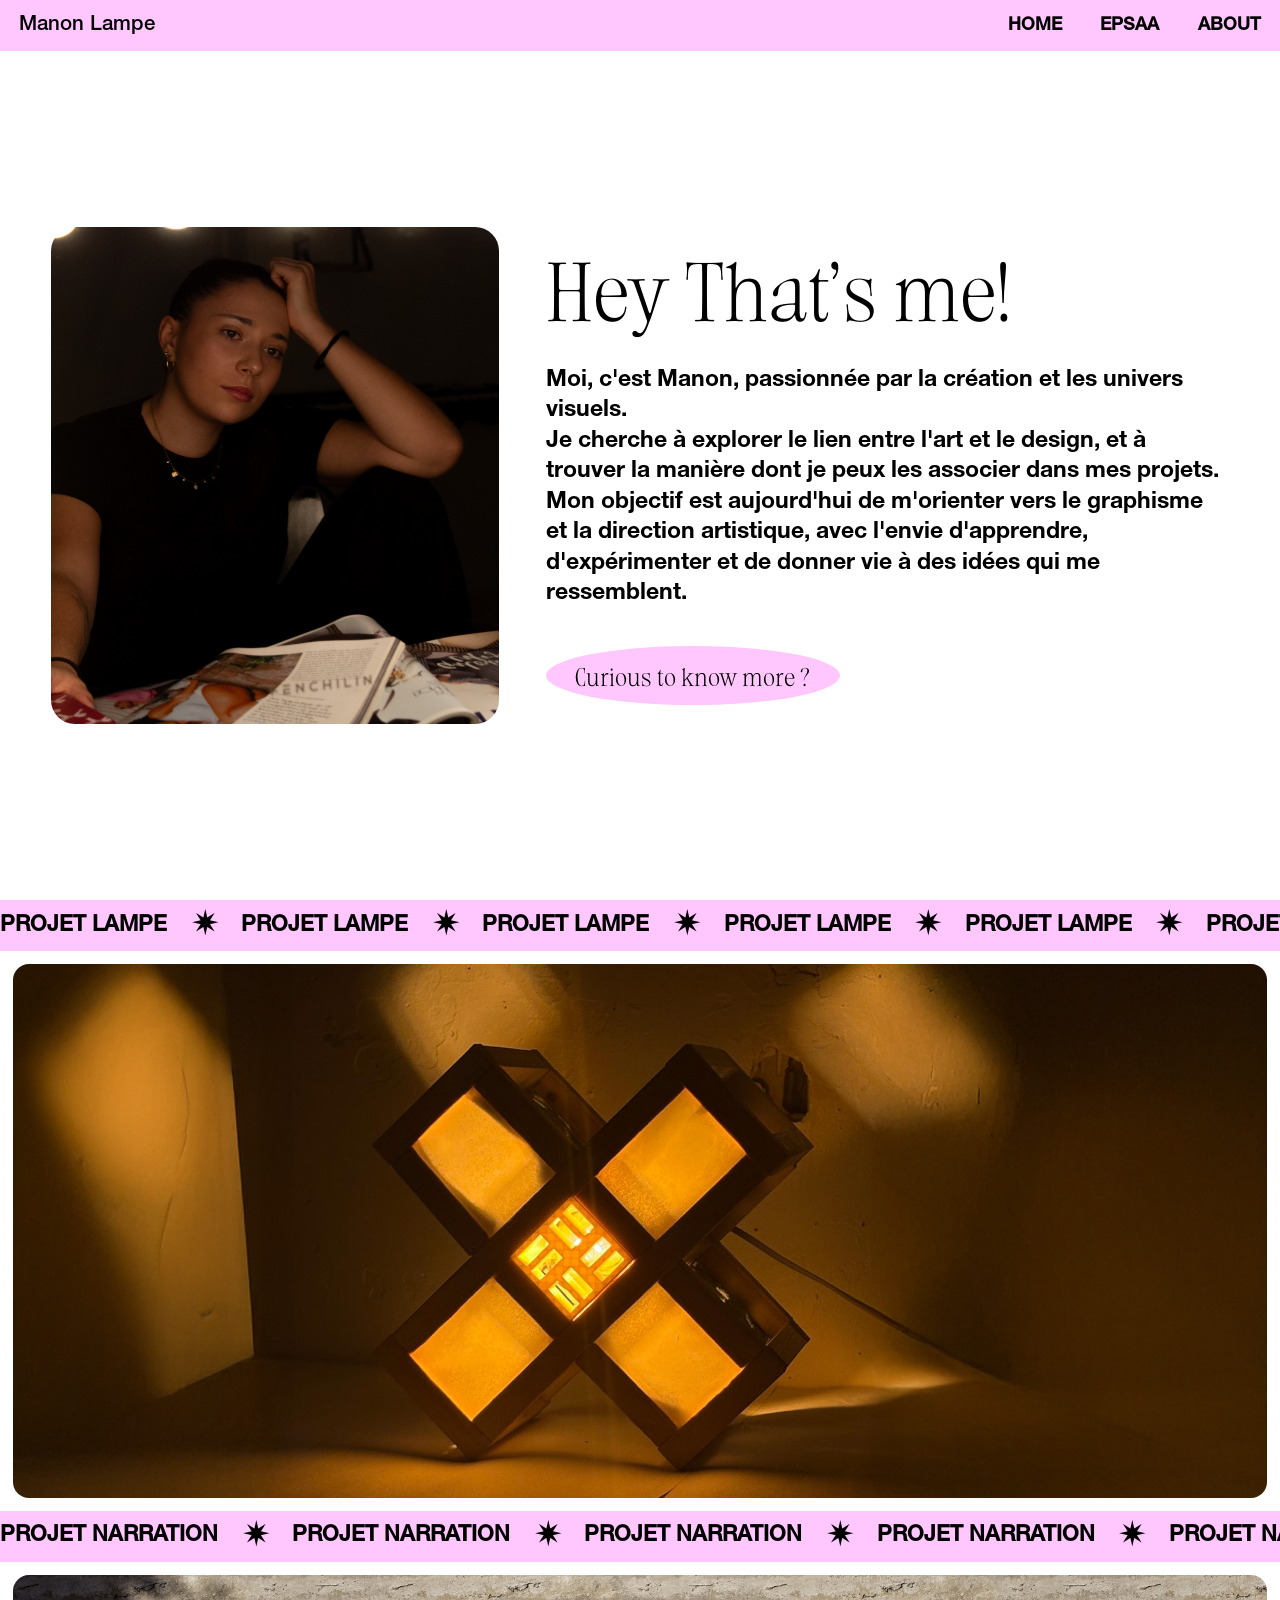
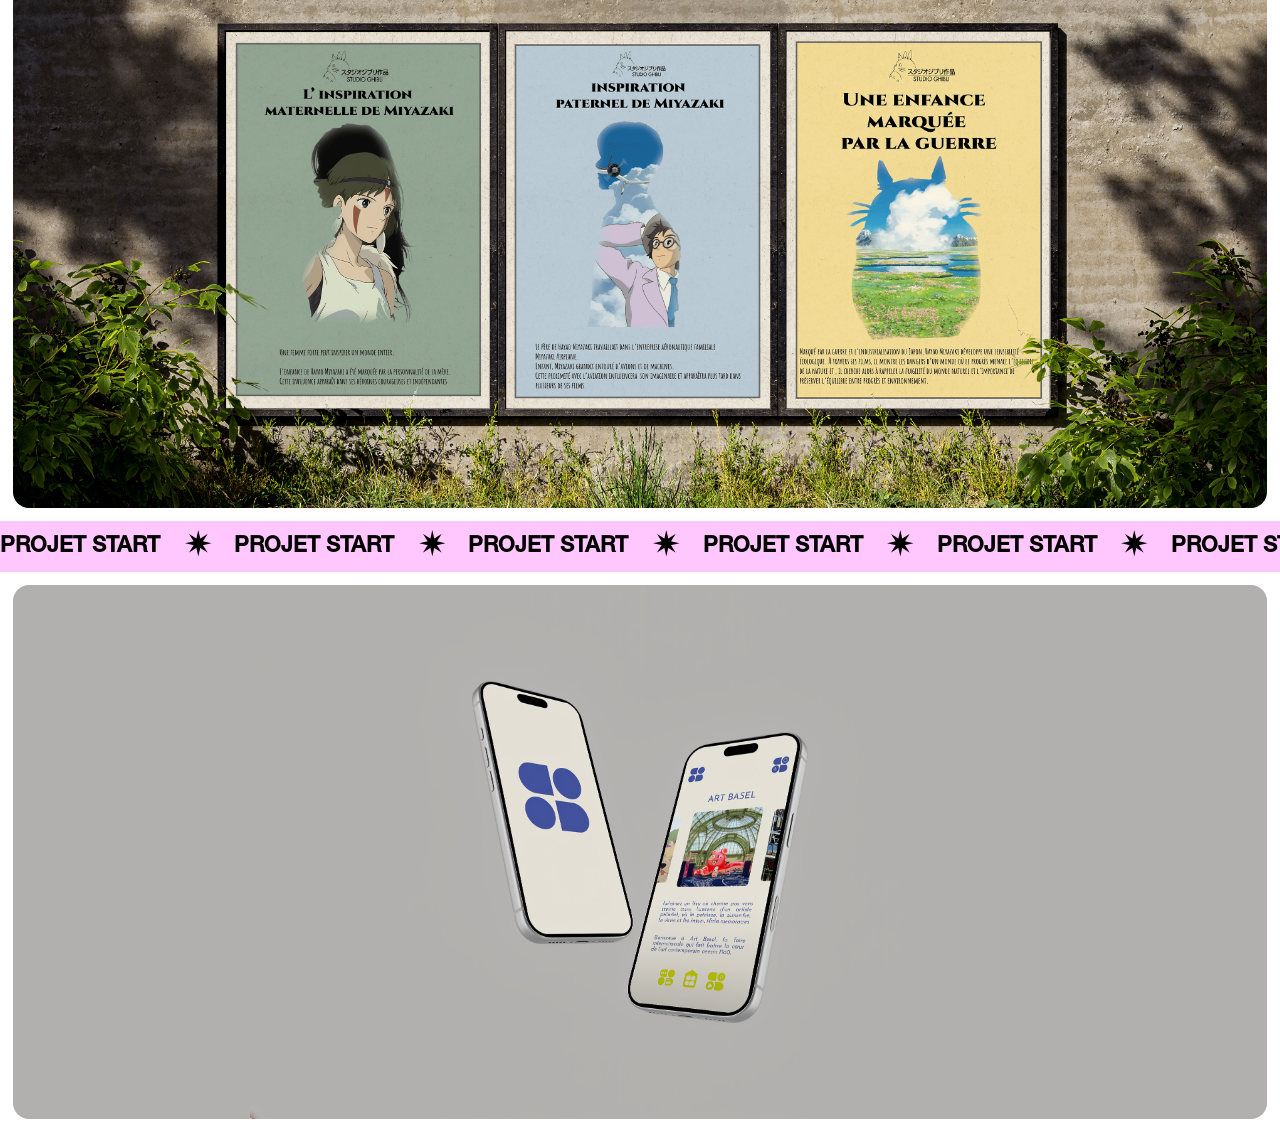
<file: index.html>
<!DOCTYPE html>
<html lang="fr">
<head>
	<meta charset="utf-8">
	<meta name="viewport" content="width=device-width, initial-scale=1">
	<title>Manon.lampe</title>
	<link rel="stylesheet" type="text/css" href="style.css">
</head>
<body class="home-page">
	<header class="home-header">
		<a href="index.html" class="home-brand">Manon Lampe</a>
		<nav aria-label="Navigation principale">
			<a href="index.html" aria-current="page">HOME</a>
			<a href="Epsaa.html">EPSAA</a>
			<a href="about.html">ABOUT</a>
		</nav>
	</header>

	<main class="home-main">
		<section class="home-hero" aria-labelledby="intro-title">
			<div class="home-portrait">
				<img src="Images/moi1.jpg" alt="Manon, assise avec un magazine">
			</div>
			<div class="home-intro">
				<h1 id="intro-title">Hey That's me!</h1>
				<p>
					Moi, c'est Manon, passionnée par la création et les univers visuels.<br>
					Je cherche à explorer le lien entre l'art et le design, et à trouver la manière dont je peux les associer dans mes projets. Mon objectif est aujourd'hui de m'orienter vers le graphisme et la direction artistique, avec l'envie d'apprendre, d'expérimenter et de donner vie à des idées qui me ressemblent.
				</p>
				<a class="home-cta" href="#projets">Curious to know more ?</a>
			</div>
		</section>

		<div class="home-marquee" id="projets" aria-label="Projet lampe">
			<div class="home-marquee-track">
				<div class="home-marquee-group">
					<span>PROJET LAMPE <span aria-hidden="true">✷</span></span>
					<span>PROJET LAMPE <span aria-hidden="true">✷</span></span>
					<span>PROJET LAMPE <span aria-hidden="true">✷</span></span>
					<span>PROJET LAMPE <span aria-hidden="true">✷</span></span>
					<span>PROJET LAMPE <span aria-hidden="true">✷</span></span>
					<span>PROJET LAMPE <span aria-hidden="true">✷</span></span>
					<span>PROJET LAMPE <span aria-hidden="true">✷</span></span>
					<span>PROJET LAMPE <span aria-hidden="true">✷</span></span>
					<span>PROJET LAMPE <span aria-hidden="true">✷</span></span>
				</div>
				<div class="home-marquee-group" aria-hidden="true">
					<span>PROJET LAMPE <span>✷</span></span>
					<span>PROJET LAMPE <span>✷</span></span>
					<span>PROJET LAMPE <span>✷</span></span>
					<span>PROJET LAMPE <span>✷</span></span>
					<span>PROJET LAMPE <span>✷</span></span>
					<span>PROJET LAMPE <span>✷</span></span>
					<span>PROJET LAMPE <span>✷</span></span>
					<span>PROJET LAMPE <span>✷</span></span>
					<span>PROJET LAMPE <span>✷</span></span>
				</div>
			</div>
		</div>

		<section class="home-project" aria-label="Projet lampe">
			<a href="projetlampe.html" aria-label="Découvrir le projet lampe">
				<img src="Images/imagelampe.png" alt="Lampe sculpturale en bois allumée dans une pièce sombre">
			</a>
		</section>

		<div class="home-marquee" aria-label="Projet narration graphique">
			<div class="home-marquee-track">
				<div class="home-marquee-group">
					<span>PROJET NARRATION <span aria-hidden="true">✷</span></span>
					<span>PROJET NARRATION <span aria-hidden="true">✷</span></span>
					<span>PROJET NARRATION <span aria-hidden="true">✷</span></span>
					<span>PROJET NARRATION <span aria-hidden="true">✷</span></span>
					<span>PROJET NARRATION <span aria-hidden="true">✷</span></span>
					<span>PROJET NARRATION <span aria-hidden="true">✷</span></span>
					<span>PROJET NARRATION <span aria-hidden="true">✷</span></span>
					<span>PROJET NARRATION <span aria-hidden="true">✷</span></span>
					<span>PROJET NARRATION <span aria-hidden="true">✷</span></span>
				</div>
				<div class="home-marquee-group" aria-hidden="true">
					<span>PROJET NARRATION <span>✷</span></span>
					<span>PROJET NARRATION <span>✷</span></span>
					<span>PROJET NARRATION <span>✷</span></span>
					<span>PROJET NARRATION <span>✷</span></span>
					<span>PROJET NARRATION <span>✷</span></span>
					<span>PROJET NARRATION <span>✷</span></span>
					<span>PROJET NARRATION <span>✷</span></span>
					<span>PROJET NARRATION <span>✷</span></span>
					<span>PROJET NARRATION <span>✷</span></span>
				</div>
			</div>
		</div>

		<section class="home-project" aria-label="Projet de narration graphique sur Hayao Miyazaki">
			<a href="projetnarration.html" aria-label="Découvrir le projet narration graphique">
				<img src="Images/imagemiyazaki.png" alt="Trois affiches illustrées inspirées des films de Hayao Miyazaki">
			</a>
		</section>

		<div class="home-marquee" aria-label="Projet Start">
			<div class="home-marquee-track">
				<div class="home-marquee-group">
					<span>PROJET START <span aria-hidden="true">✷</span></span>
					<span>PROJET START <span aria-hidden="true">✷</span></span>
					<span>PROJET START <span aria-hidden="true">✷</span></span>
					<span>PROJET START <span aria-hidden="true">✷</span></span>
					<span>PROJET START <span aria-hidden="true">✷</span></span>
					<span>PROJET START <span aria-hidden="true">✷</span></span>
					<span>PROJET START <span aria-hidden="true">✷</span></span>
					<span>PROJET START <span aria-hidden="true">✷</span></span>
					<span>PROJET START <span aria-hidden="true">✷</span></span>
				</div>
				<div class="home-marquee-group" aria-hidden="true">
					<span>PROJET START <span>✷</span></span>
					<span>PROJET START <span>✷</span></span>
					<span>PROJET START <span>✷</span></span>
					<span>PROJET START <span>✷</span></span>
					<span>PROJET START <span>✷</span></span>
					<span>PROJET START <span>✷</span></span>
					<span>PROJET START <span>✷</span></span>
					<span>PROJET START <span>✷</span></span>
					<span>PROJET START <span>✷</span></span>
				</div>
			</div>
		</div>

		<section class="home-project home-project-start" aria-label="Projet Start, maquette d'application Art Basel">
			<a href="projetstart.html" aria-label="Découvrir le projet Start">
				<img src="Images/image_app_art.png?v=2" alt="Maquette d'une application Art Basel présentée sur deux téléphones">
			</a>
		</section>
	</main>

</body>
</html>
</file>
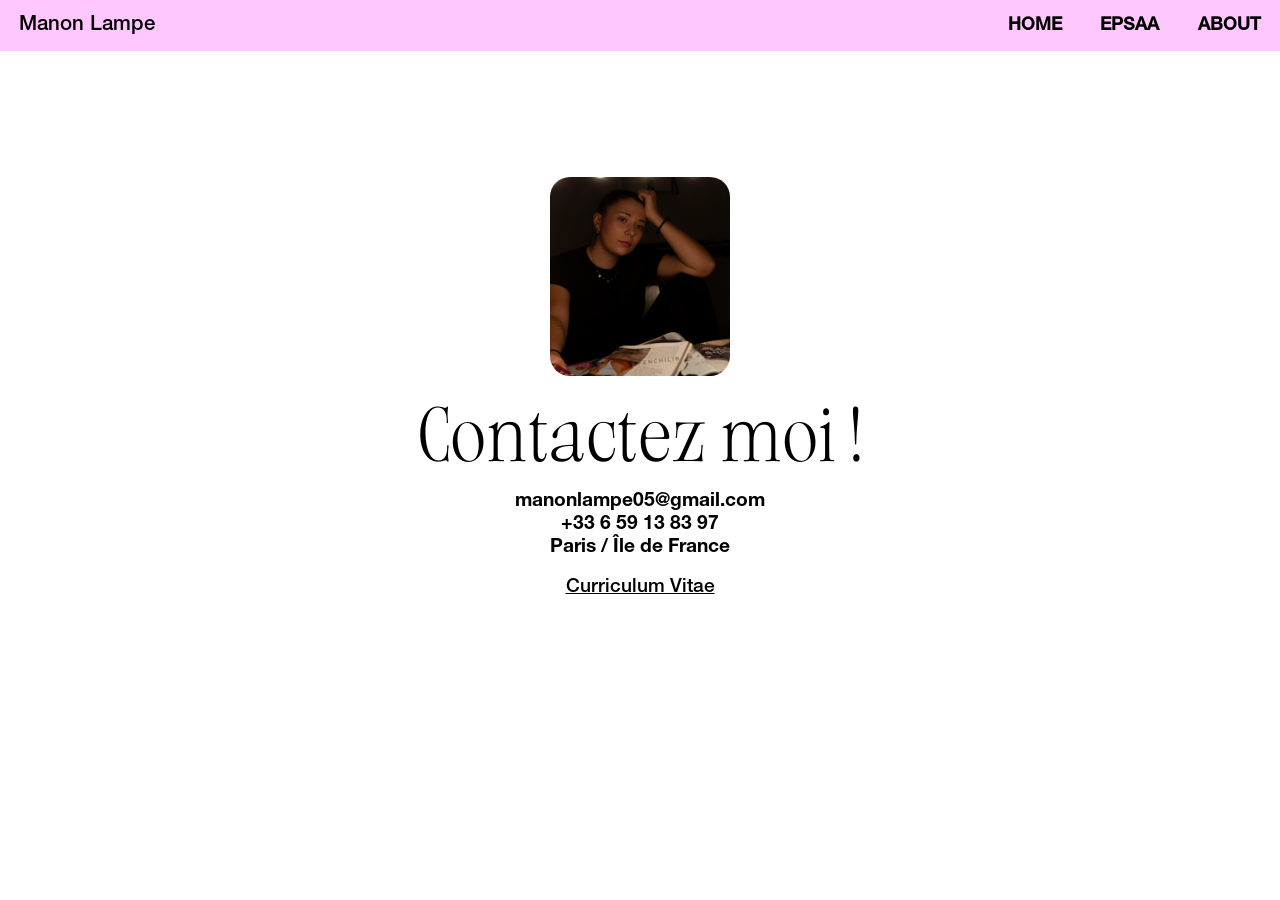
<file: about.html>
<!DOCTYPE html>
<html lang="fr">
<head>
	<meta charset="utf-8">
	<meta name="viewport" content="width=device-width, initial-scale=1">
	<title>About — Manon Lampe</title>
	<link rel="stylesheet" type="text/css" href="style.css">
</head>
<body class="home-page">
	<header class="home-header">
		<a href="index.html" class="home-brand">Manon Lampe</a>
		<nav aria-label="Navigation principale">
			<a href="index.html">HOME</a>
			<a href="Epsaa.html">EPSAA</a>
			<a href="about.html" aria-current="page">ABOUT</a>
		</nav>
	</header>

	<main class="home-main about-main">
		<section class="about-contact" aria-labelledby="about-title">
			<img class="about-portrait" src="Images/moi1.jpg" alt="Portrait de Manon">
			<h1 id="about-title">Contactez moi !</h1>
			<address class="about-details">
				<a href="mailto:manonlampe05@gmail.com">manonlampe05@gmail.com</a>
				<a href="tel:+33659138397">+33 6 59 13 83 97</a>
				<span>Paris / Île de France</span>
			</address>
			<a class="about-cv" href="Images/cv_manonlampe.pdf" target="_blank" rel="noopener">Curriculum Vitae</a>
		</section>
	</main>
</body>
</html>
</file>
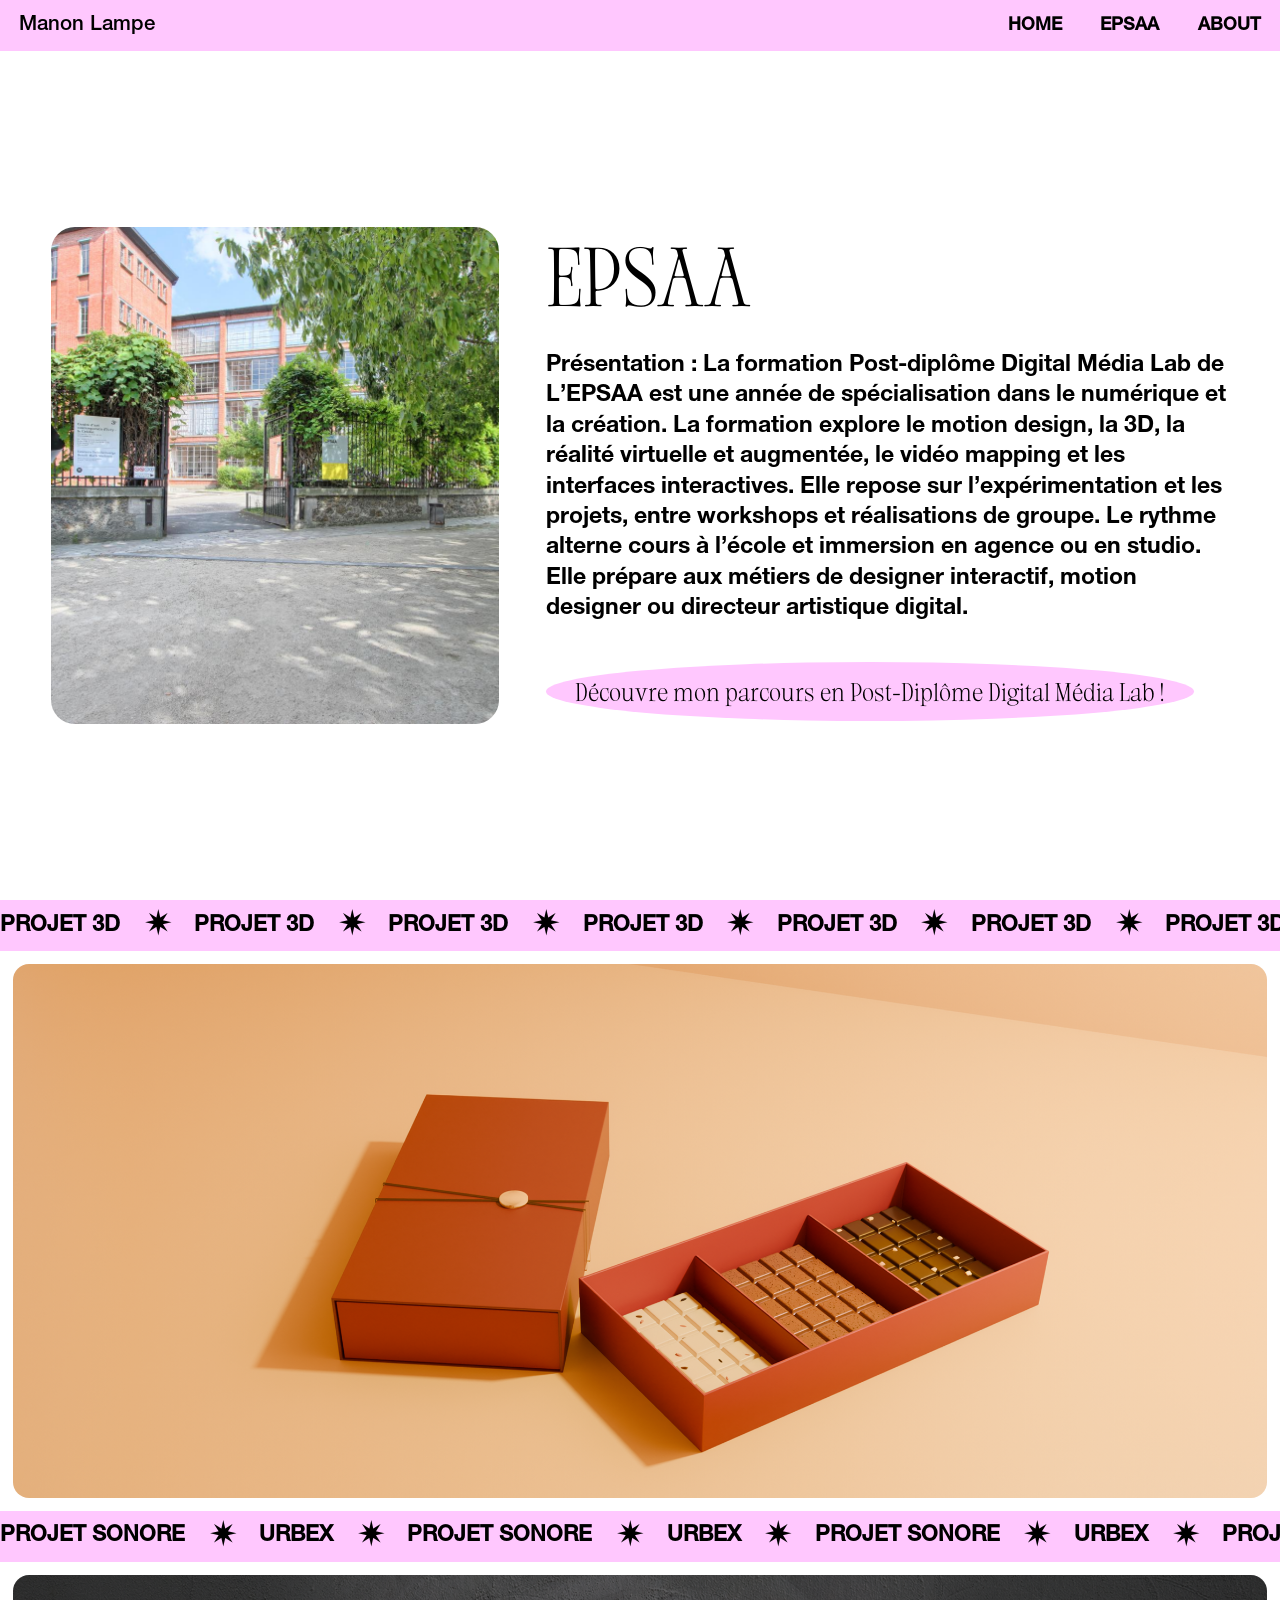
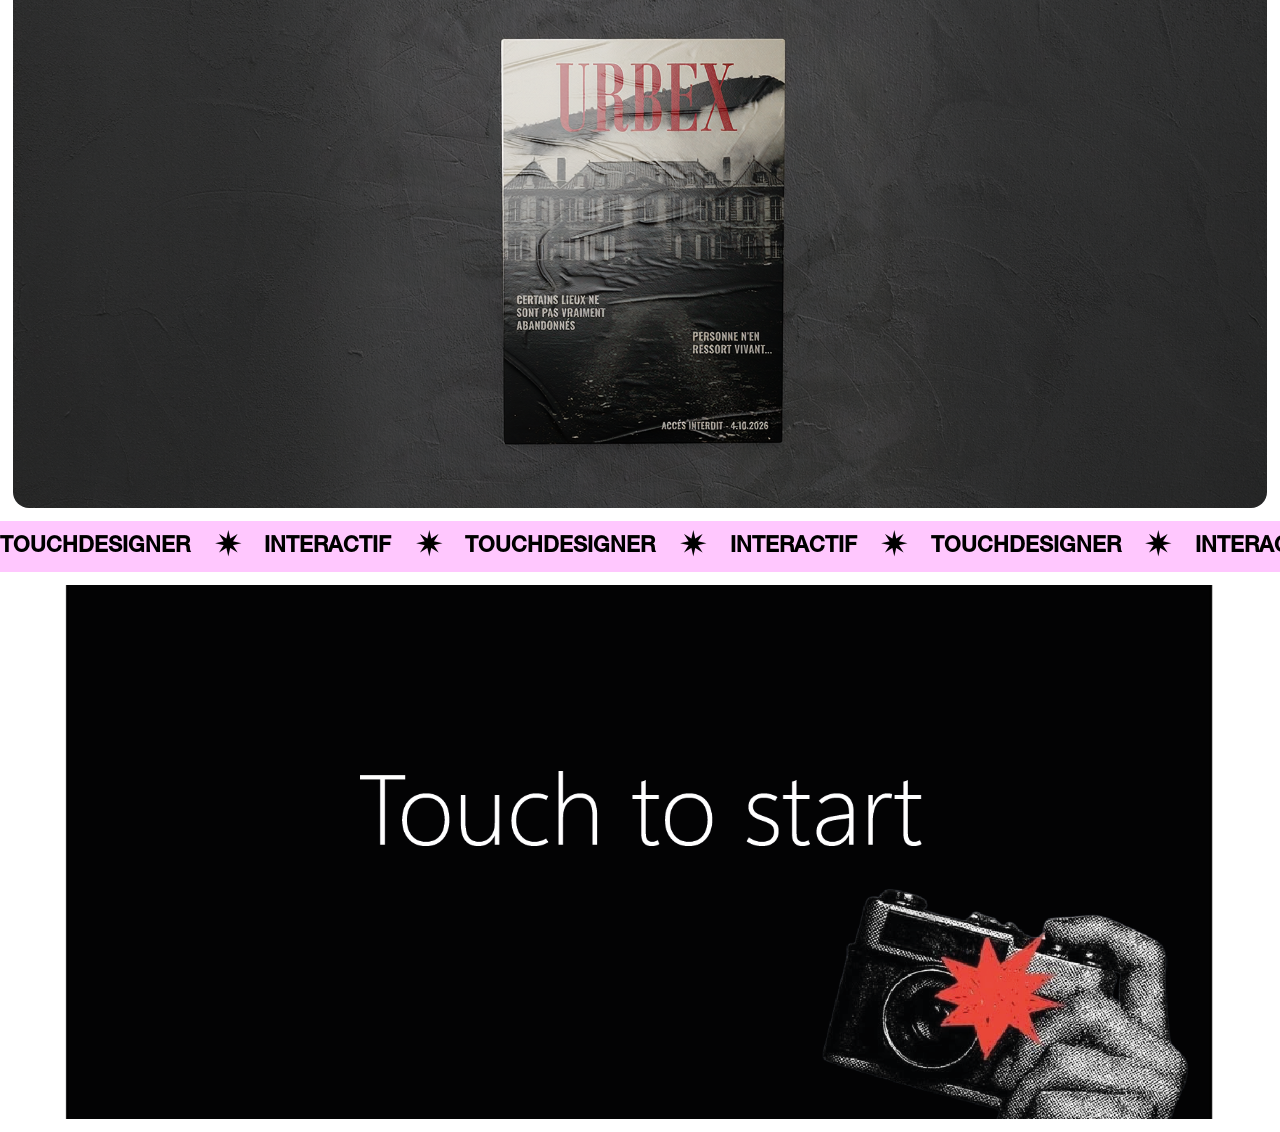
<file: Epsaa.html>
<!DOCTYPE html>
<html lang="fr">
<head>
	<meta charset="utf-8">
	<meta name="viewport" content="width=device-width, initial-scale=1">
	<title>EPSAA — Manon Lampe</title>
	<link rel="stylesheet" type="text/css" href="style.css">
</head>
<body class="home-page">
	<header class="home-header">
		<a href="index.html" class="home-brand">Manon Lampe</a>
		<nav aria-label="Navigation principale">
			<a href="index.html">HOME</a>
			<a href="Epsaa.html" aria-current="page">EPSAA</a>
			<a href="about.html">ABOUT</a>
		</nav>
	</header>

	<main class="home-main">
		<section class="home-hero" aria-labelledby="epsaa-title">
			<div class="home-portrait">
				<img src="Images/imageepsaa.jpg" alt="Entrée de l’école EPSAA, entourée de végétation">
			</div>
			<div class="home-intro">
				<h1 id="epsaa-title">EPSAA</h1>
				<p>
					Présentation : La formation Post-diplôme Digital Média Lab de L’EPSAA est une année de spécialisation dans le numérique et la création. La formation explore le motion design, la 3D, la réalité virtuelle et augmentée, le vidéo mapping et les interfaces interactives. Elle repose sur l’expérimentation et les projets, entre workshops et réalisations de groupe. Le rythme alterne cours à l’école et immersion en agence ou en studio. Elle prépare aux métiers de designer interactif, motion designer ou directeur artistique digital.
				</p>
				<a class="home-cta" href="#projet-3d">Découvre mon parcours en Post-Diplôme Digital Média Lab !</a>
			</div>
		</section>

		<div class="home-marquee" aria-label="Projet 3D">
			<div class="home-marquee-track">
				<div class="home-marquee-group">
					<span>PROJET 3D <span aria-hidden="true">✷</span></span>
					<span>PROJET 3D <span aria-hidden="true">✷</span></span>
					<span>PROJET 3D <span aria-hidden="true">✷</span></span>
					<span>PROJET 3D <span aria-hidden="true">✷</span></span>
					<span>PROJET 3D <span aria-hidden="true">✷</span></span>
					<span>PROJET 3D <span aria-hidden="true">✷</span></span>
					<span>PROJET 3D <span aria-hidden="true">✷</span></span>
					<span>PROJET 3D <span aria-hidden="true">✷</span></span>
					<span>PROJET 3D <span aria-hidden="true">✷</span></span>
				</div>
				<div class="home-marquee-group" aria-hidden="true">
					<span>PROJET 3D <span>✷</span></span>
					<span>PROJET 3D <span>✷</span></span>
					<span>PROJET 3D <span>✷</span></span>
					<span>PROJET 3D <span>✷</span></span>
					<span>PROJET 3D <span>✷</span></span>
					<span>PROJET 3D <span>✷</span></span>
					<span>PROJET 3D <span>✷</span></span>
					<span>PROJET 3D <span>✷</span></span>
					<span>PROJET 3D <span>✷</span></span>
				</div>
			</div>
		</div>

		<section class="home-project epsaa-project" id="projet-3d" aria-label="Projet de modélisation 3D">
			<a href="projet3d.html" aria-label="Découvrir le projet 3D">
				<img src="Images/image3djaune.png" alt="Rendu 3D d’un coffret de chocolats et de son emballage">
			</a>
		</section>

		<div class="home-marquee" aria-label="Son Urbex">
			<div class="home-marquee-track">
				<div class="home-marquee-group">
					<span>PROJET SONORE <span aria-hidden="true">✷</span> URBEX <span aria-hidden="true">✷</span></span>
					<span>PROJET SONORE <span aria-hidden="true">✷</span> URBEX <span aria-hidden="true">✷</span></span>
					<span>PROJET SONORE <span aria-hidden="true">✷</span> URBEX <span aria-hidden="true">✷</span></span>
					<span>PROJET SONORE <span aria-hidden="true">✷</span> URBEX <span aria-hidden="true">✷</span></span>
					<span>PROJET SONORE <span aria-hidden="true">✷</span> URBEX <span aria-hidden="true">✷</span></span>
					<span>PROJET SONORE <span aria-hidden="true">✷</span> URBEX <span aria-hidden="true">✷</span></span>
					<span>PROJET SONORE <span aria-hidden="true">✷</span> URBEX <span aria-hidden="true">✷</span></span>
					<span>PROJET SONORE <span aria-hidden="true">✷</span> URBEX <span aria-hidden="true">✷</span></span>
					<span>PROJET SONORE <span aria-hidden="true">✷</span> URBEX <span aria-hidden="true">✷</span></span>
				</div>
				<div class="home-marquee-group" aria-hidden="true">
					<span>PROJET SONORE <span>✷</span> URBEX <span>✷</span></span>
					<span>PROJET SONORE <span>✷</span> URBEX <span>✷</span></span>
					<span>PROJET SONORE <span>✷</span> URBEX <span>✷</span></span>
					<span>PROJET SONORE <span>✷</span> URBEX <span>✷</span></span>
					<span>PROJET SONORE <span>✷</span> URBEX <span>✷</span></span>
					<span>PROJET SONORE <span>✷</span> URBEX <span>✷</span></span>
					<span>PROJET SONORE <span>✷</span> URBEX <span>✷</span></span>
					<span>PROJET SONORE <span>✷</span> URBEX <span>✷</span></span>
					<span>PROJET SONORE <span>✷</span> URBEX <span>✷</span></span>
				</div>
			</div>
		</div>

		<section class="home-project epsaa-project epsaa-urbex-project" aria-label="Projet sonore Urbex">
			<a href="projetsonore.html" aria-label="Découvrir le projet sonore Urbex">
				<img src="Images/imageurbex2.png" alt="Projet sonore autour de l’Urbex">
			</a>
			<audio class="epsaa-urbex-audio" preload="none" aria-hidden="true">
				<source src="SON/Urbexprojet3.mp3" type="audio/mpeg">
			</audio>
		</section>

		<div class="home-marquee" aria-label="TouchDesigner interactif">
			<div class="home-marquee-track">
				<div class="home-marquee-group">
					<span>TOUCHDESIGNER <span aria-hidden="true">✷</span> INTERACTIF <span aria-hidden="true">✷</span></span>
					<span>TOUCHDESIGNER <span aria-hidden="true">✷</span> INTERACTIF <span aria-hidden="true">✷</span></span>
					<span>TOUCHDESIGNER <span aria-hidden="true">✷</span> INTERACTIF <span aria-hidden="true">✷</span></span>
					<span>TOUCHDESIGNER <span aria-hidden="true">✷</span> INTERACTIF <span aria-hidden="true">✷</span></span>
					<span>TOUCHDESIGNER <span aria-hidden="true">✷</span> INTERACTIF <span aria-hidden="true">✷</span></span>
					<span>TOUCHDESIGNER <span aria-hidden="true">✷</span> INTERACTIF <span aria-hidden="true">✷</span></span>
					<span>TOUCHDESIGNER <span aria-hidden="true">✷</span> INTERACTIF <span aria-hidden="true">✷</span></span>
					<span>TOUCHDESIGNER <span aria-hidden="true">✷</span> INTERACTIF <span aria-hidden="true">✷</span></span>
					<span>TOUCHDESIGNER <span aria-hidden="true">✷</span> INTERACTIF <span aria-hidden="true">✷</span></span>
				</div>
				<div class="home-marquee-group" aria-hidden="true">
					<span>TOUCHDESIGNER <span>✷</span> INTERACTIF <span>✷</span></span>
					<span>TOUCHDESIGNER <span>✷</span> INTERACTIF <span>✷</span></span>
					<span>TOUCHDESIGNER <span>✷</span> INTERACTIF <span>✷</span></span>
					<span>TOUCHDESIGNER <span>✷</span> INTERACTIF <span>✷</span></span>
					<span>TOUCHDESIGNER <span>✷</span> INTERACTIF <span>✷</span></span>
					<span>TOUCHDESIGNER <span>✷</span> INTERACTIF <span>✷</span></span>
					<span>TOUCHDESIGNER <span>✷</span> INTERACTIF <span>✷</span></span>
					<span>TOUCHDESIGNER <span>✷</span> INTERACTIF <span>✷</span></span>
					<span>TOUCHDESIGNER <span>✷</span> INTERACTIF <span>✷</span></span>
				</div>
			</div>
		</div>

		<section class="home-project epsaa-project epsaa-photobooth-project" aria-label="Projet photobooth interactif">
			<a href="projetinteractif.html" aria-label="Découvrir le projet interactif">
				<picture>
					<source media="(max-width: 760px)" srcset="Images/IMAGE1photoboothmobile.png">
					<img src="Images/Image1photobooth.png" alt="Installation photobooth interactive réalisée avec TouchDesigner">
				</picture>
				<video class="epsaa-photobooth-video" muted loop playsinline preload="none" aria-hidden="true">
					<source src="video/videointeractivepouce.mp4" type="video/mp4">
				</video>
			</a>
		</section>
	</main>
	<script>
		const photoboothProject = document.querySelector(".epsaa-photobooth-project");
		const photoboothLink = photoboothProject.querySelector("a");
		const photoboothVideo = photoboothProject.querySelector(".epsaa-photobooth-video");
		let isPhotoboothActive = false;

		const stopPhotoboothVideo = () => {
			isPhotoboothActive = false;
			photoboothProject.classList.remove("is-playing");
			photoboothVideo.pause();
			photoboothVideo.currentTime = 0;
		};

		const startPhotoboothVideo = () => {
			isPhotoboothActive = true;
			photoboothProject.classList.add("is-playing");
			photoboothVideo.play().then(() => {
				if (!isPhotoboothActive) {
					stopPhotoboothVideo();
				}
			}).catch((error) => {
				if (error.name === "AbortError") return;
				stopPhotoboothVideo();
				console.error("Impossible de lire la vidéo interactive.", error);
			});
		};

		photoboothLink.addEventListener("click", (event) => {
			if (event.detail === 0 || !window.matchMedia("(hover: none)").matches || isPhotoboothActive) return;
			event.preventDefault();
			startPhotoboothVideo();
		});

		photoboothProject.addEventListener("pointerenter", (event) => {
			if (event.pointerType !== "mouse") return;
			startPhotoboothVideo();
		});

		photoboothProject.addEventListener("pointerleave", (event) => {
			if (event.pointerType !== "mouse") return;
			stopPhotoboothVideo();
		});

		const urbexProject = document.querySelector(".epsaa-urbex-project");
		const urbexAudio = urbexProject.querySelector(".epsaa-urbex-audio");
		let isHoveringUrbex = false;

		urbexProject.addEventListener("pointerenter", (event) => {
			if (event.pointerType !== "mouse") return;
			isHoveringUrbex = true;
			urbexAudio.play().then(() => {
				if (!isHoveringUrbex) {
					urbexAudio.pause();
					urbexAudio.currentTime = 0;
				}
			}).catch((error) => {
				console.error("Impossible de lire le son du projet Urbex.", error);
			});
		});

		urbexProject.addEventListener("pointerleave", (event) => {
			if (event.pointerType !== "mouse") return;
			isHoveringUrbex = false;
			urbexAudio.pause();
			urbexAudio.currentTime = 0;
		});
	</script>
</body>
</html>
</file>
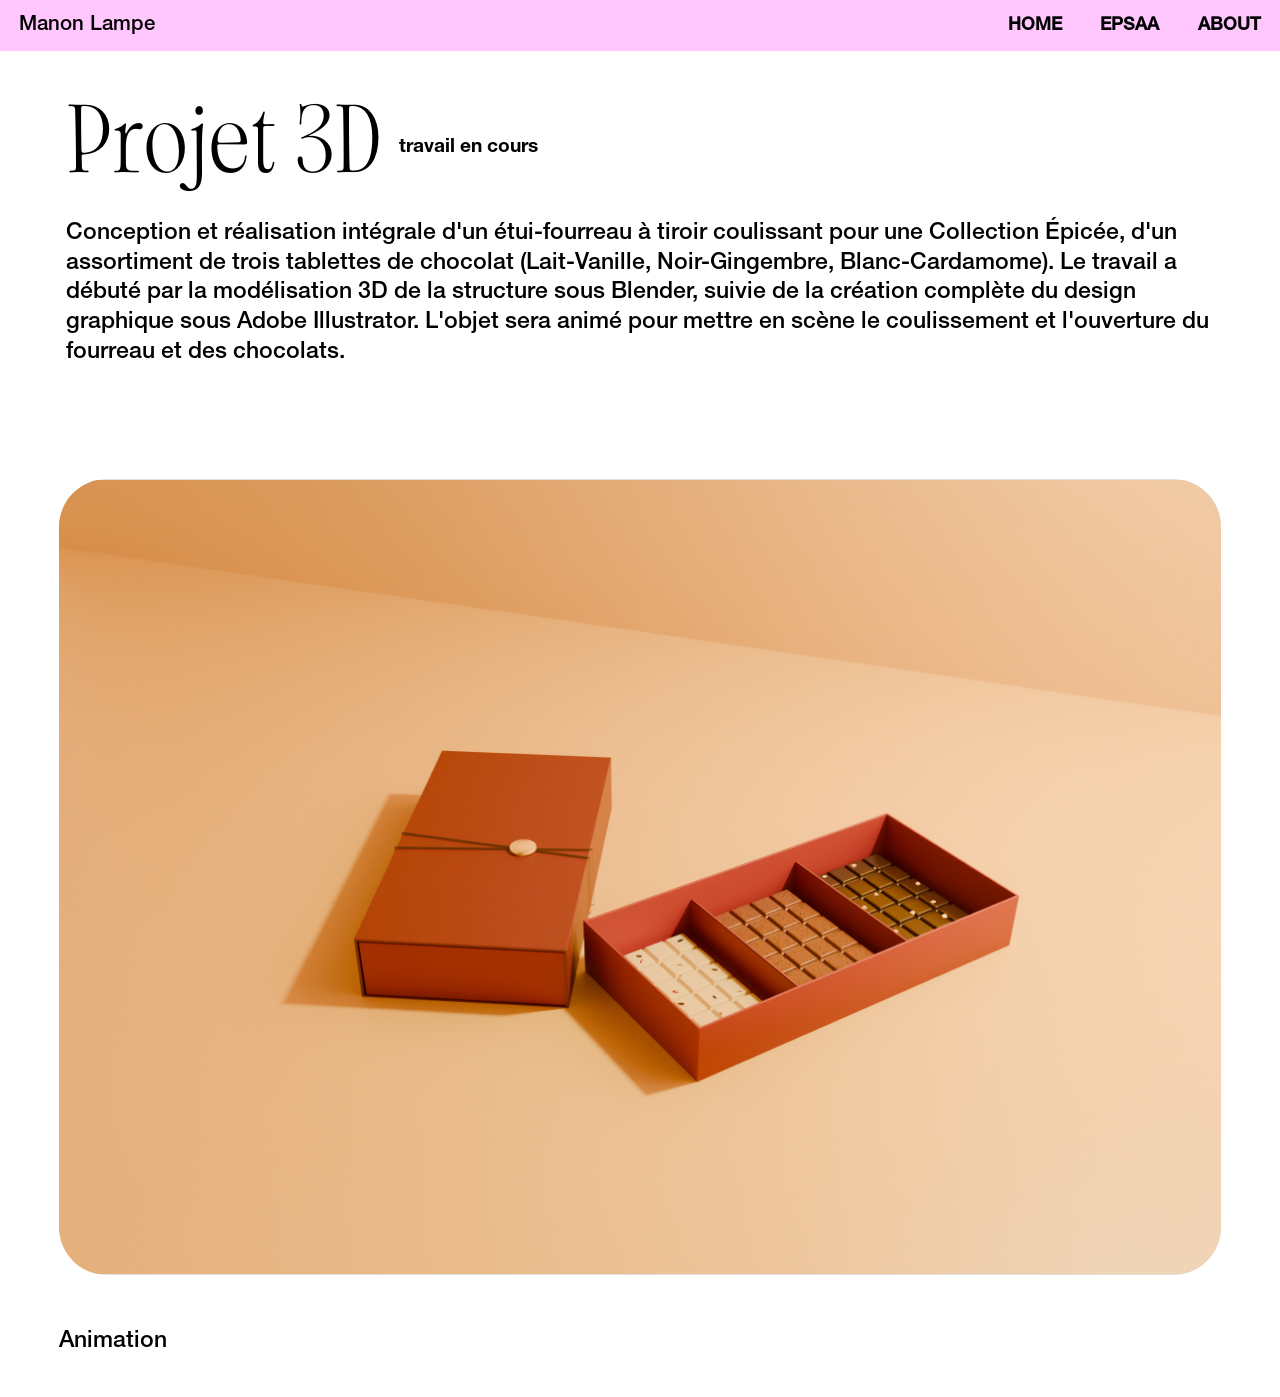
<file: projet3d.html>
<!DOCTYPE html>
<html lang="fr">
<head>
	<meta charset="utf-8">
	<meta name="viewport" content="width=device-width, initial-scale=1">
	<title>Projet 3D — Manon Lampe</title>
	<link rel="stylesheet" type="text/css" href="style.css">
</head>
<body class="home-page narration-project-page project-3d-page">
	<header class="home-header">
		<a href="index.html" class="home-brand">Manon Lampe</a>
		<nav aria-label="Navigation principale">
			<a href="index.html">HOME</a>
			<a href="Epsaa.html">EPSAA</a>
			<a href="about.html">ABOUT</a>
		</nav>
	</header>

	<main class="narration-project-main">
		<section class="narration-project-intro" aria-labelledby="project-3d-title">
			<h1 id="project-3d-title">Projet 3D <span class="project-status">travail en cours</span></h1>
			<p>
				Conception et réalisation intégrale d'un étui-fourreau à tiroir coulissant pour une Collection Épicée, d'un assortiment de trois tablettes de chocolat (Lait-Vanille, Noir-Gingembre, Blanc-Cardamome). Le travail a débuté par la modélisation 3D de la structure sous Blender, suivie de la création complète du design graphique sous Adobe Illustrator. L'objet sera animé pour mettre en scène le coulissement et l'ouverture du fourreau et des chocolats.
			</p>
		</section>

		<section class="narration-project-gallery" aria-label="Rendu du projet 3D">
			<figure class="narration-project-scene project-3d-image">
				<img src="Images/image3djaune.png" alt="Rendu 3D d’un coffret de chocolats et de son emballage">
			</figure>
		</section>
		<p class="project-3d-animation">Animation</p>
	</main>
</body>
</html>
</file>
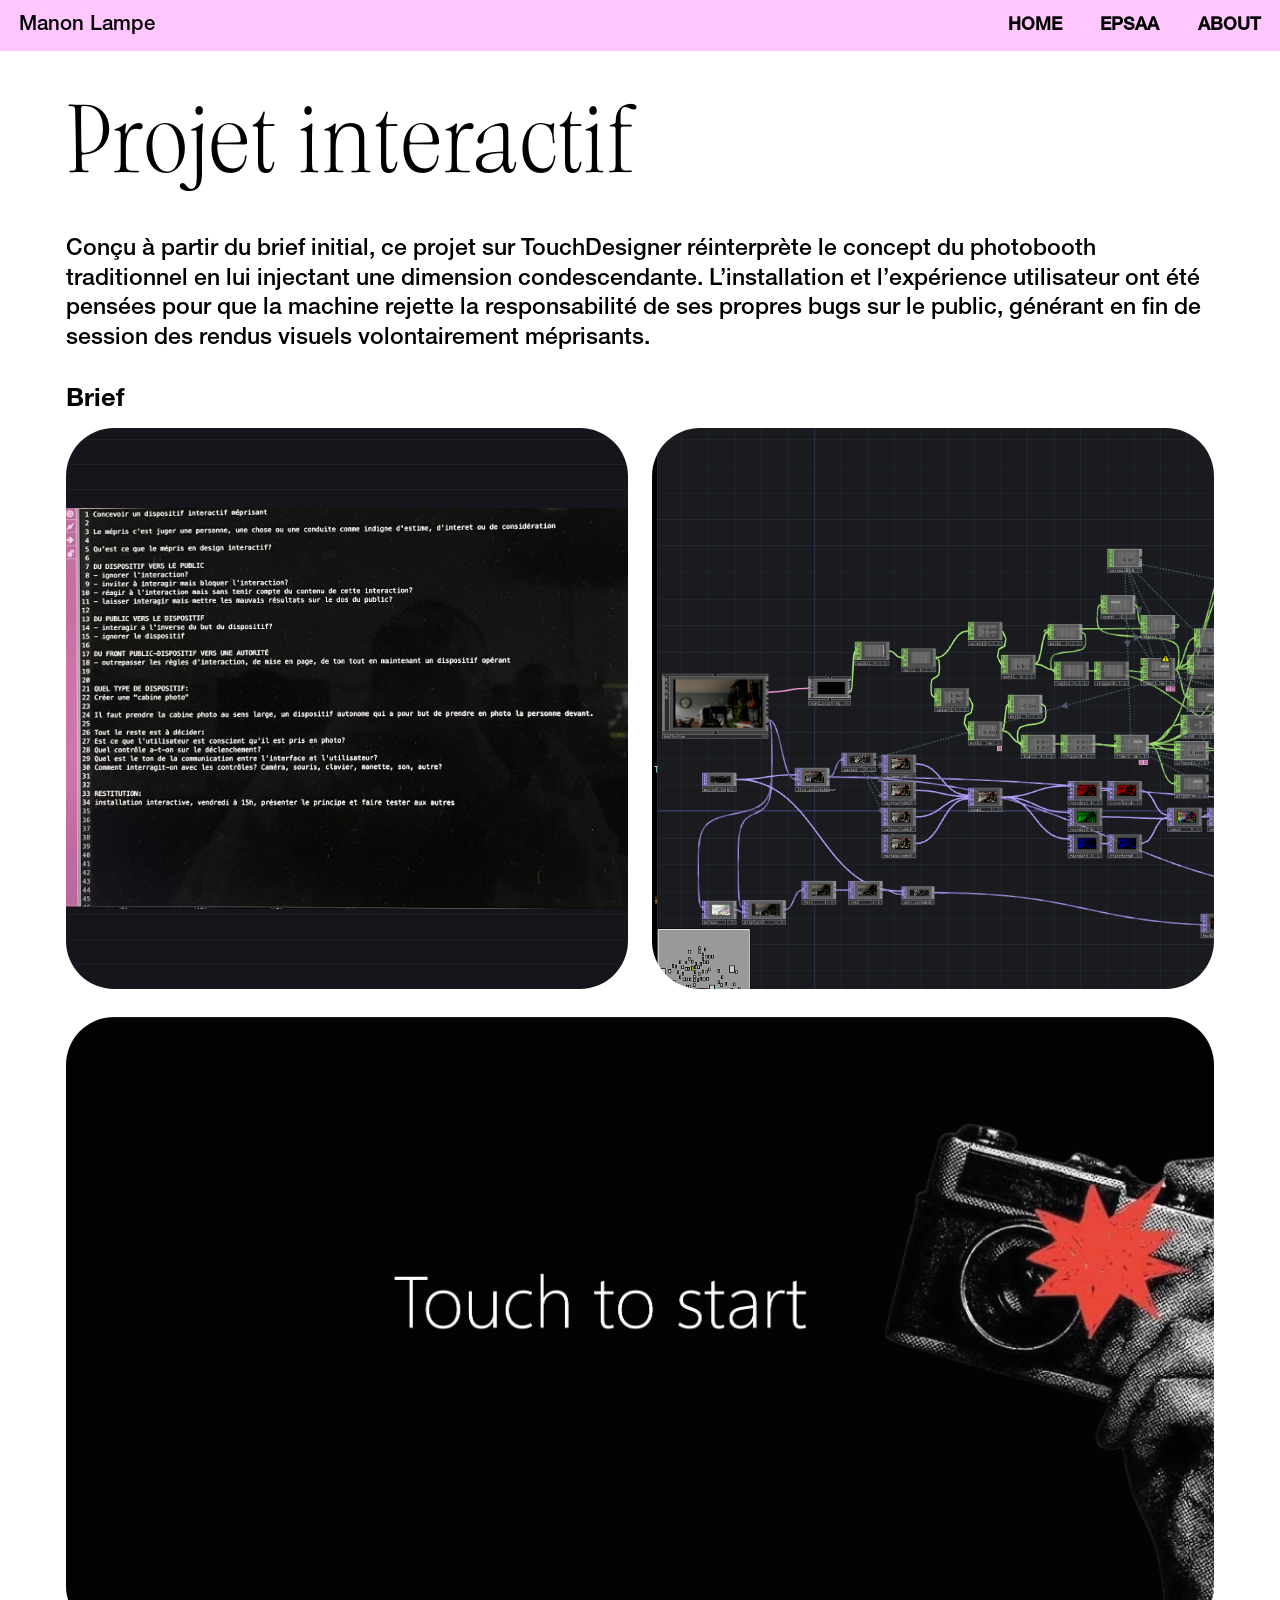
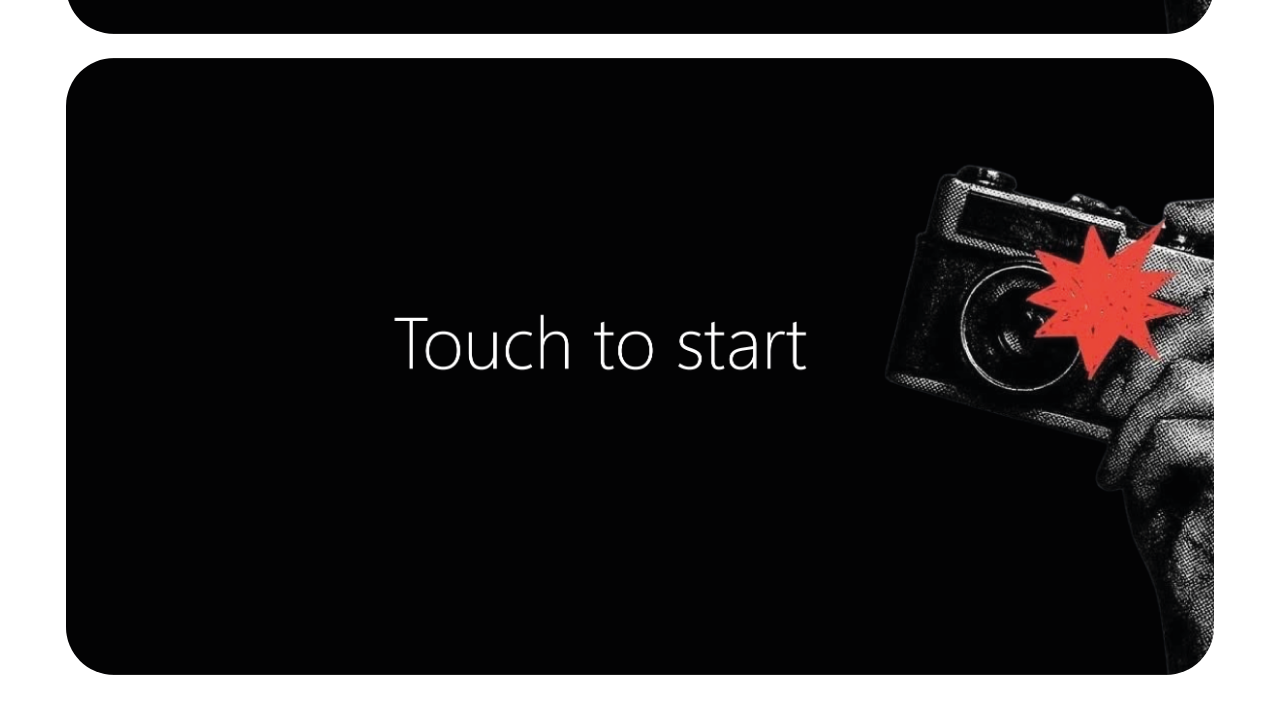
<file: projetinteractif.html>
<!DOCTYPE html>
<html lang="fr">
<head>
	<meta charset="utf-8">
	<meta name="viewport" content="width=device-width, initial-scale=1">
	<title>Projet interactif — Manon Lampe</title>
	<link rel="stylesheet" type="text/css" href="style.css">
</head>
<body class="home-page narration-project-page interactive-project-page">
	<header class="home-header">
		<a href="index.html" class="home-brand">Manon Lampe</a>
		<nav aria-label="Navigation principale">
			<a href="index.html">HOME</a>
			<a href="Epsaa.html">EPSAA</a>
			<a href="about.html">ABOUT</a>
		</nav>
	</header>

	<main class="narration-project-main">
		<section class="narration-project-intro" aria-labelledby="interactive-project-title">
			<h1 id="interactive-project-title"><span>Projet</span> <span>interactif</span></h1>
			<p>
				Conçu à partir du brief initial, ce projet sur TouchDesigner réinterprète le concept du photobooth traditionnel en lui injectant une dimension condescendante. L’installation et l’expérience utilisateur ont été pensées pour que la machine rejette la responsabilité de ses propres bugs sur le public, générant en fin de session des rendus visuels volontairement méprisants.
			</p>
		</section>

		<section class="interactive-project-assets" aria-label="Éléments du projet interactif">
			<div class="interactive-project-brief">
				<h2>Brief</h2>
				<figure>
					<img src="Images/brief.jpeg" alt="Brief initial du projet interactif">
				</figure>
			</div>
			<figure class="interactive-project-capture">
				<img src="Images/capturetouch.png" alt="Capture de l’interface TouchDesigner utilisée pour le projet interactif">
			</figure>
		</section>

		<section class="narration-project-gallery" aria-label="Vidéos du projet interactif">
			<div class="interactive-project-item">
				<figure class="interactive-project-poster" role="button" tabindex="0" aria-label="Lire la vidéo interactive du pouce">
					<picture>
						<source media="(max-width: 760px)" srcset="Images/IMAGE1photoboothmobile.png">
						<img src="Images/Image1photobooth.png" alt="Visuel du photobooth interactif">
					</picture>
				</figure>
				<figure class="interactive-project-scene">
					<video class="interactive-project-video" muted loop playsinline preload="none" aria-label="Vidéo interactive du pouce">
						<source src="video/videointeractivepouce.mp4" type="video/mp4">
					</video>
				</figure>
			</div>
			<div class="interactive-project-item">
				<figure class="interactive-project-poster" role="button" tabindex="0" aria-label="Lire la vidéo interactive des doigts">
					<picture>
						<source media="(max-width: 760px)" srcset="Images/IMAGE1photoboothmobile.png">
						<img src="Images/Image1photobooth.png" alt="Visuel du photobooth interactif">
					</picture>
				</figure>
				<figure class="interactive-project-scene">
					<video class="interactive-project-video" muted loop playsinline preload="none" aria-label="Vidéo interactive des doigts">
						<source src="video/videointeractivedoigts.mp4" type="video/mp4">
					</video>
				</figure>
			</div>
		</section>
	</main>
	<script>
		document.querySelectorAll(".interactive-project-item").forEach((item) => {
			const video = item.querySelector(".interactive-project-video");
			const poster = item.querySelector(".interactive-project-poster");
			let isActive = false;

			const startVideo = () => {
				isActive = true;
				video.play().then(() => {
					if (isActive) {
						item.classList.add("is-playing");
					} else {
						video.pause();
						video.currentTime = 0;
					}
				}).catch((error) => {
					if (error.name !== "AbortError") {
						console.error("Impossible de lire la vidéo du projet interactif.", error);
					}
				});
			};

			const stopVideo = () => {
				isActive = false;
				item.classList.remove("is-playing");
				video.pause();
				video.currentTime = 0;
			};

			poster.addEventListener("click", () => {
				if (window.matchMedia("(hover: none)").matches) {
					startVideo();
				}
			});
			poster.addEventListener("keydown", (event) => {
				if (event.key !== "Enter" && event.key !== " ") return;
				event.preventDefault();
				startVideo();
			});

			item.addEventListener("pointerenter", (event) => {
				if (event.pointerType !== "mouse") return;
				startVideo();
			});

			item.addEventListener("pointerleave", (event) => {
				if (event.pointerType !== "mouse") return;
				stopVideo();
			});

		});
	</script>
</body>
</html>
</file>
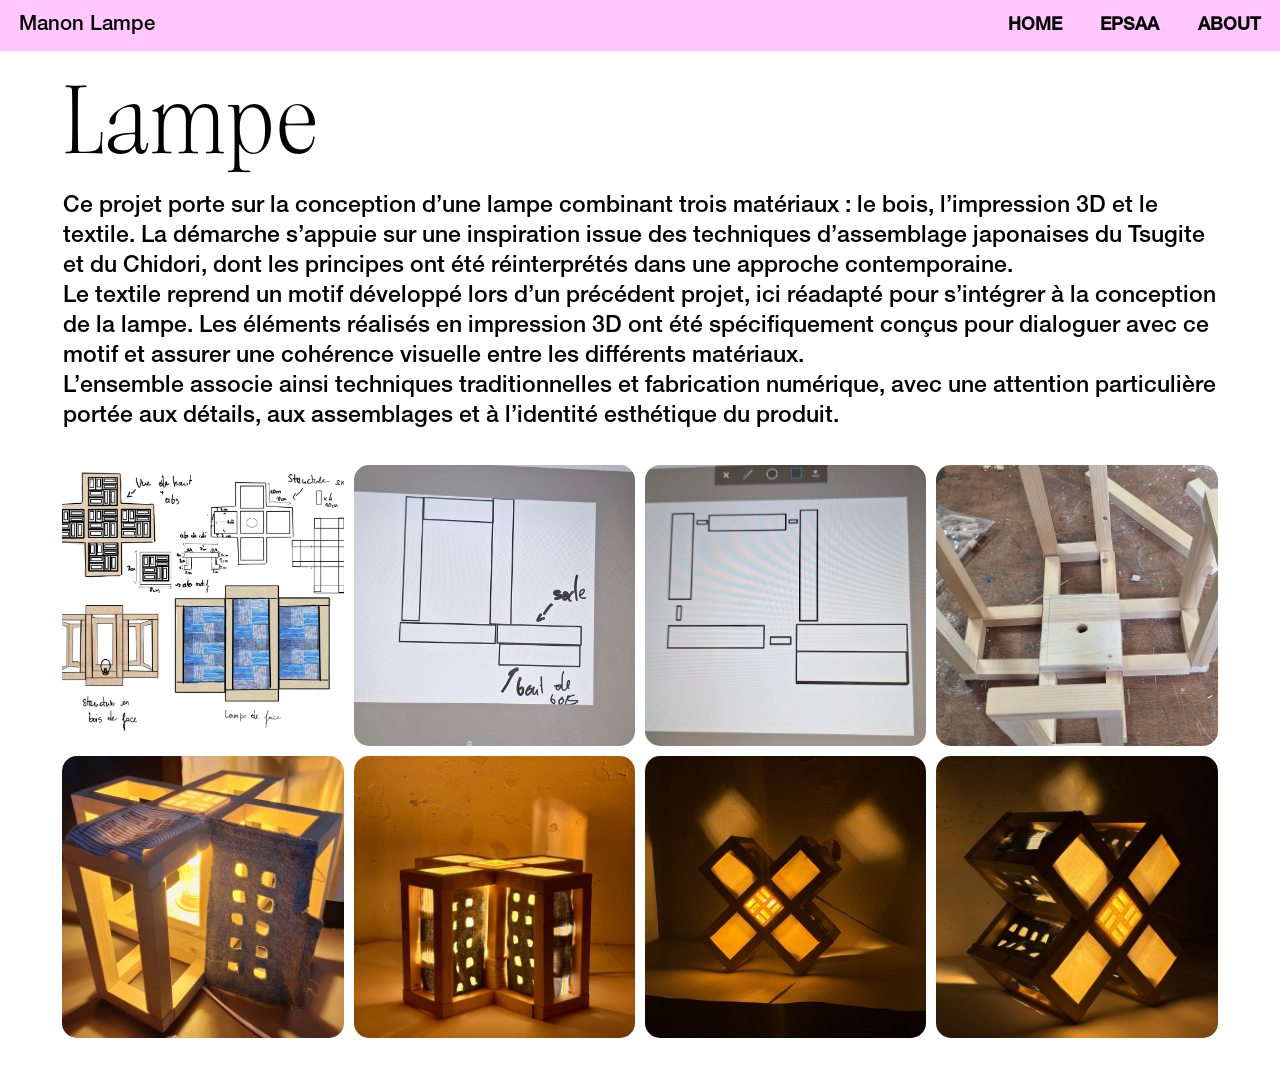
<file: projetlampe.html>
<!DOCTYPE html>
<html lang="fr">
<head>
	<meta charset="utf-8">
	<meta name="viewport" content="width=device-width, initial-scale=1">
	<title>Projet Lampe — Manon Lampe</title>
	<link rel="stylesheet" type="text/css" href="style.css">
</head>
<body class="home-page lamp-project-page">
	<header class="home-header">
		<a href="index.html" class="home-brand">Manon Lampe</a>
		<nav aria-label="Navigation principale">
			<a href="index.html">HOME</a>
			<a href="Epsaa.html">EPSAA</a>
			<a href="about.html">ABOUT</a>
		</nav>
	</header>

	<main class="lamp-project-main">
		<section class="lamp-project-intro" aria-labelledby="lamp-title">
			<h1 id="lamp-title">Lampe</h1>
			<div class="lamp-project-description">
				<p>
					Ce projet porte sur la conception d’une lampe combinant trois matériaux : le bois, l’impression 3D et le textile. La démarche s’appuie sur une inspiration issue des techniques d’assemblage japonaises du Tsugite et du Chidori, dont les principes ont été réinterprétés dans une approche contemporaine.
				</p>
				<p>
					Le textile reprend un motif développé lors d’un précédent projet, ici réadapté pour s’intégrer à la conception de la lampe. Les éléments réalisés en impression 3D ont été spécifiquement conçus pour dialoguer avec ce motif et assurer une cohérence visuelle entre les différents matériaux.
				</p>
				<p>
					L’ensemble associe ainsi techniques traditionnelles et fabrication numérique, avec une attention particulière portée aux détails, aux assemblages et à l’identité esthétique du produit.
				</p>
			</div>
		</section>

		<section class="lamp-project-gallery" aria-label="Galerie du projet lampe">
			<figure class="lamp-gallery-plan">
				<img src="Images/imageplan.JPG" alt="Croquis, plans et élévation de la lampe">
			</figure>
			<figure class="lamp-gallery-plan">
				<img src="Images/imageplan2.jpg" alt="Plan complémentaire de la structure en bois de la lampe">
			</figure>
			<figure class="lamp-gallery-plan">
				<img src="Images/Imageplan3.jpeg" alt="Schéma des pièces de la structure en bois">
			</figure>
			<figure class="lamp-gallery-plan">
				<img src="Images/imageplan4.jpg" alt="Photographie de la structure en bois en cours d’assemblage">
			</figure>
			<figure class="lamp-gallery-detail">
				<img src="Images/imagelampe3.JPG" alt="Détail de la structure en bois et du textile de la lampe">
			</figure>
			<figure>
				<img src="Images/imagelampe1.JPG" alt="Lampe assemblée et éclairée, vue de face">
			</figure>
			<figure>
				<img src="Images/imagelampe.png" alt="Lampe lumineuse à quatre panneaux, vue de dessus">
			</figure>
			<figure>
				<img src="Images/imagelampe2.JPG" alt="Lampe éclairée photographiée en diagonale">
			</figure>
		</section>
	</main>
</body>
</html>
</file>
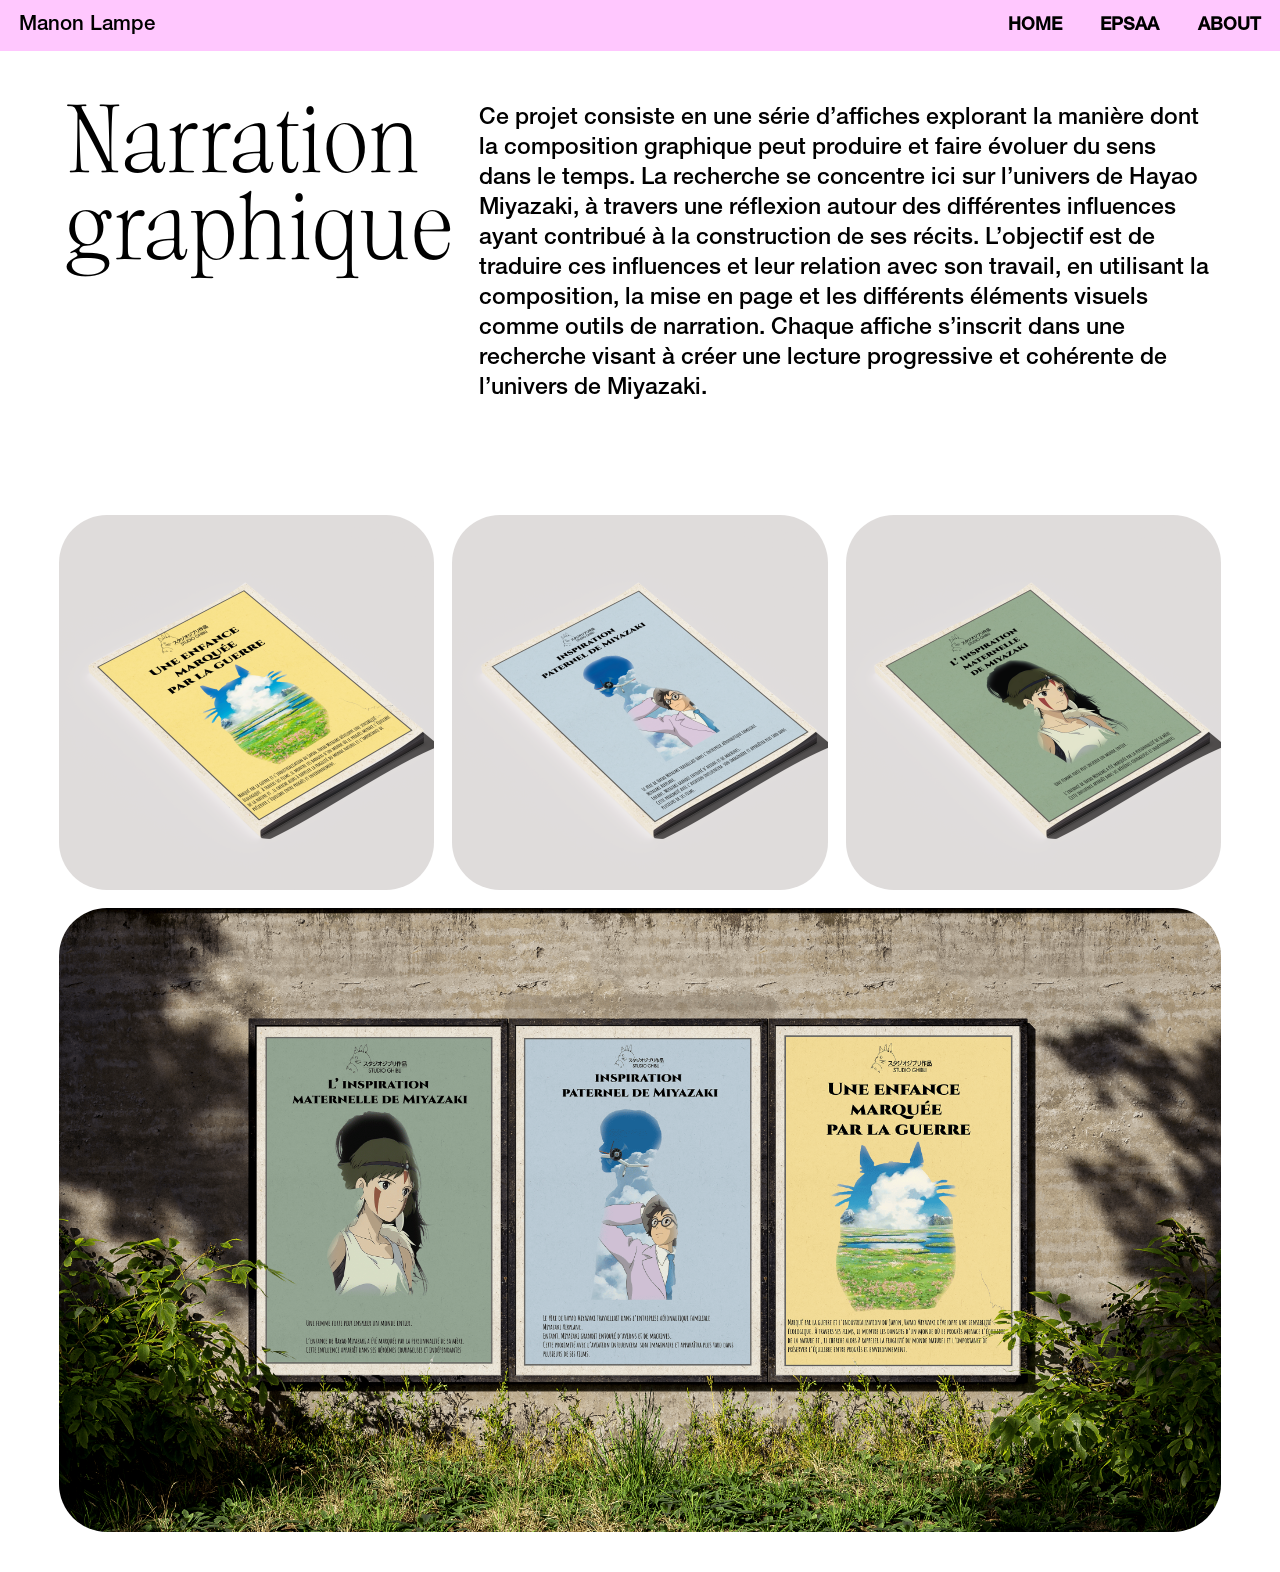
<file: projetnarration.html>
<!DOCTYPE html>
<html lang="fr">
<head>
	<meta charset="utf-8">
	<meta name="viewport" content="width=device-width, initial-scale=1">
	<title>Projet Narration graphique — Manon Lampe</title>
	<link rel="stylesheet" type="text/css" href="style.css">
</head>
<body class="home-page narration-project-page narration-graphic-project-page">
	<header class="home-header">
		<a href="index.html" class="home-brand">Manon Lampe</a>
		<nav aria-label="Navigation principale">
			<a href="index.html">HOME</a>
			<a href="Epsaa.html">EPSAA</a>
			<a href="about.html">ABOUT</a>
		</nav>
	</header>

	<main class="narration-project-main">
		<section class="narration-project-intro" aria-labelledby="narration-title">
			<h1 id="narration-title">Narration<br>graphique</h1>
			<p>
				Ce projet consiste en une série d’affiches explorant la manière dont la composition graphique peut produire et faire évoluer du sens dans le temps. La recherche se concentre ici sur l’univers de Hayao Miyazaki, à travers une réflexion autour des différentes influences ayant contribué à la construction de ses récits. L’objectif est de traduire ces influences et leur relation avec son travail, en utilisant la composition, la mise en page et les différents éléments visuels comme outils de narration. Chaque affiche s’inscrit dans une recherche visant à créer une lecture progressive et cohérente de l’univers de Miyazaki.
			</p>
		</section>

		<section class="narration-project-gallery" aria-label="Affiches de narration graphique">
			<figure>
				<img src="Images/imagelivre2.png" alt="Affiche illustrée montrant une enfance marquée par la guerre dans l’univers de Miyazaki">
			</figure>
			<figure>
				<img src="Images/imagelivre1.png" alt="Affiche illustrée sur l’inspiration paternelle de Miyazaki">
			</figure>
			<figure>
				<img src="Images/imagelivre3.png" alt="Affiche illustrée sur l’inspiration maternelle de Miyazaki">
			</figure>
			<figure class="narration-project-scene">
				<img src="Images/imagemiyazaki.png" alt="Les trois affiches présentées sur un mur végétalisé">
			</figure>
		</section>
	</main>
</body>
</html>
</file>
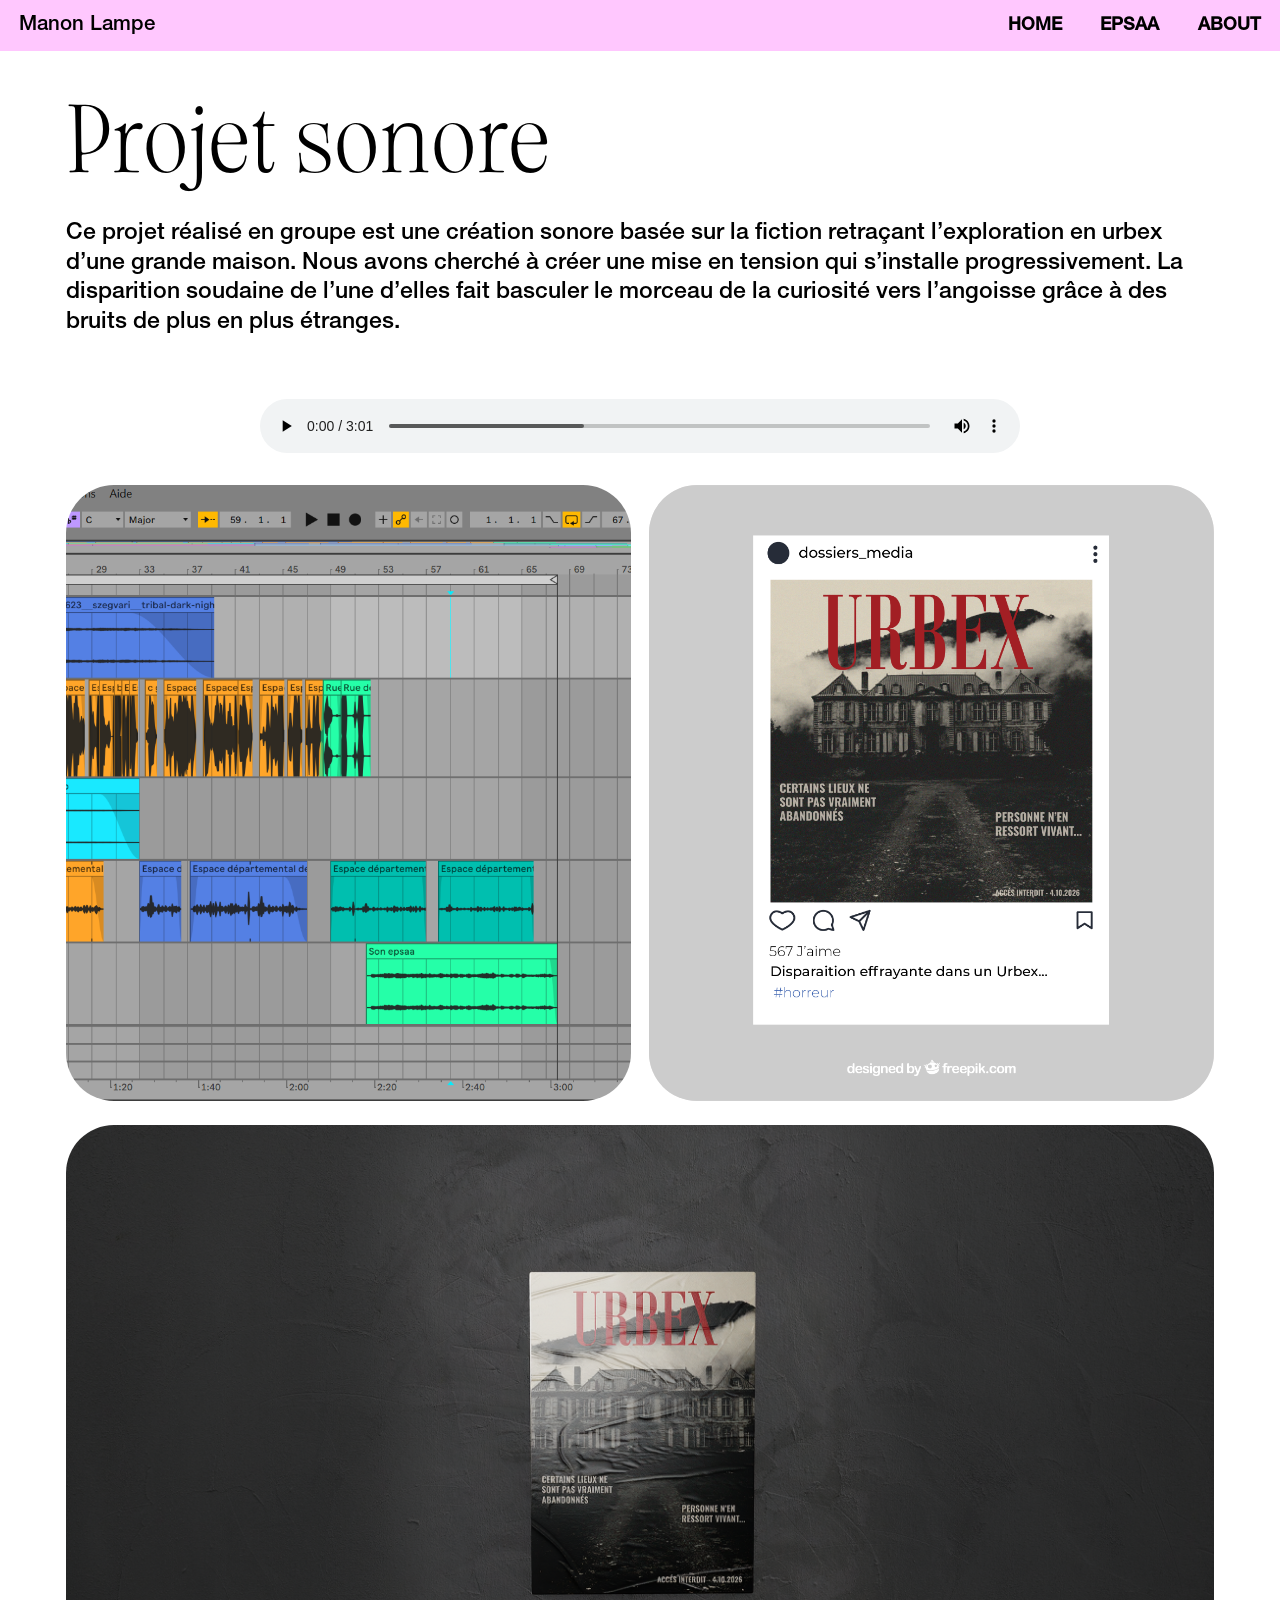
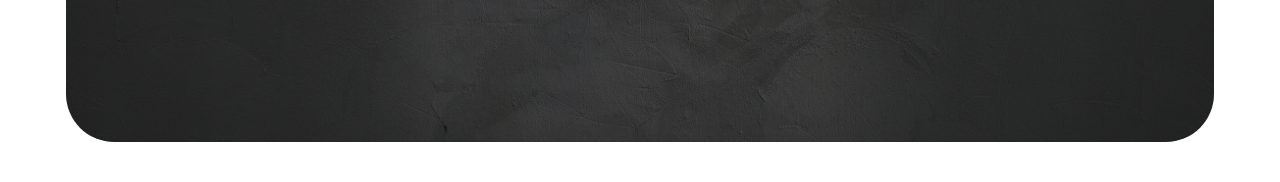
<file: projetsonore.html>
<!DOCTYPE html>
<html lang="fr">
<head>
	<meta charset="utf-8">
	<meta name="viewport" content="width=device-width, initial-scale=1">
	<title>Projet sonore — Manon Lampe</title>
	<link rel="stylesheet" type="text/css" href="style.css">
</head>
<body class="home-page narration-project-page sound-project-page">
	<header class="home-header">
		<a href="index.html" class="home-brand">Manon Lampe</a>
		<nav aria-label="Navigation principale">
			<a href="index.html">HOME</a>
			<a href="Epsaa.html">EPSAA</a>
			<a href="about.html">ABOUT</a>
		</nav>
	</header>

	<main class="narration-project-main">
		<section class="narration-project-intro" aria-labelledby="sound-project-title">
			<h1 id="sound-project-title"><span>Projet</span> <span>sonore</span></h1>
			<p>
				Ce projet réalisé en groupe est une création sonore basée sur la fiction retraçant l’exploration en urbex d’une grande maison. Nous avons cherché à créer une mise en tension qui s’installe progressivement. La disparition soudaine de l’une d’elles fait basculer le morceau de la curiosité vers l’angoisse grâce à des bruits de plus en plus étranges.
			</p>
		</section>

		<section class="sound-project-player" aria-label="Écouter le projet sonore">
			<audio controls preload="metadata">
				<source src="SON/Urbexprojet3.mp3" type="audio/mpeg">
				Votre navigateur ne prend pas en charge la lecture audio.
			</audio>
		</section>

		<section class="narration-project-gallery" aria-label="Visuels du projet sonore">
			<div class="sound-project-process">
				<figure>
					<img src="Images/abletonson.png" alt="Session de création sonore dans Ableton">
				</figure>
				<figure>
					<img src="Images/instason.png" alt="Publication Instagram du projet sonore">
				</figure>
			</div>
			<figure class="sound-project-scene">
				<img src="Images/imageurbex2.png" alt="Visuel du projet sonore Urbex">
			</figure>
		</section>
	</main>
</body>
</html>
</file>
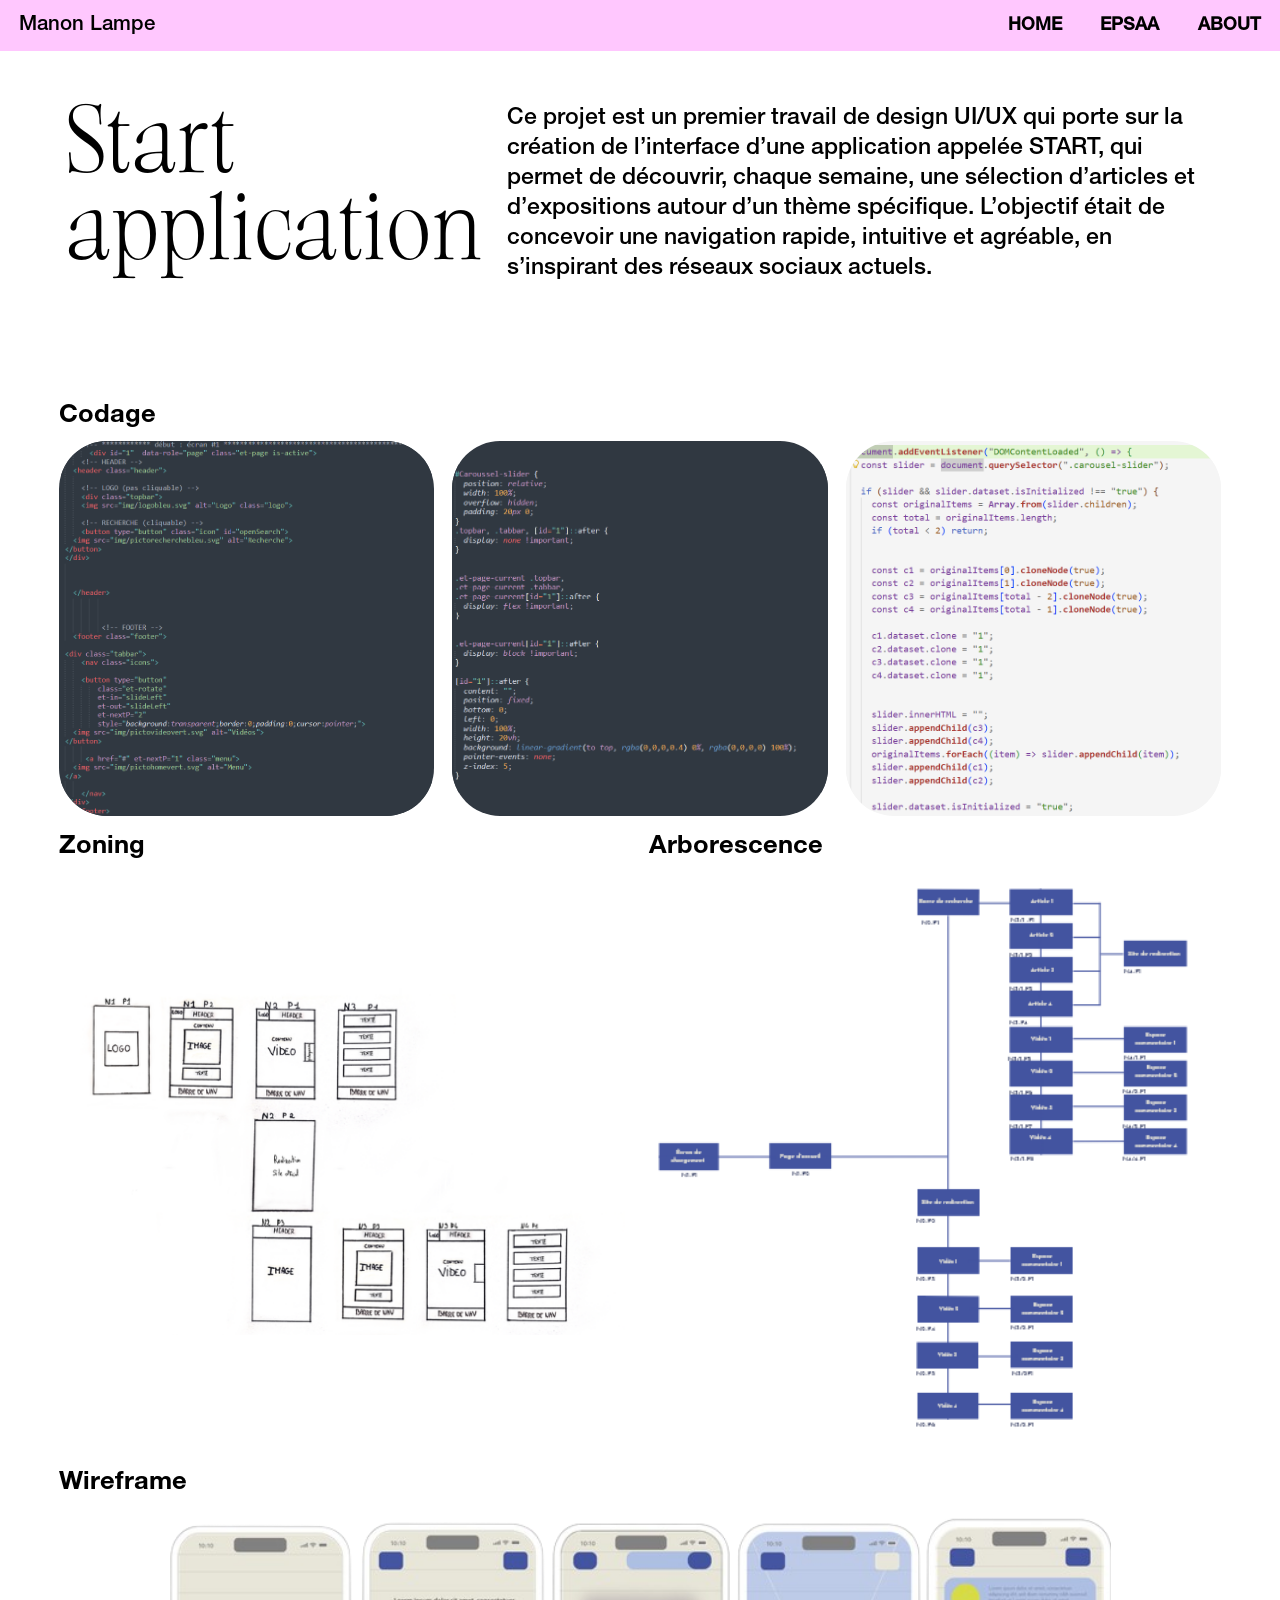
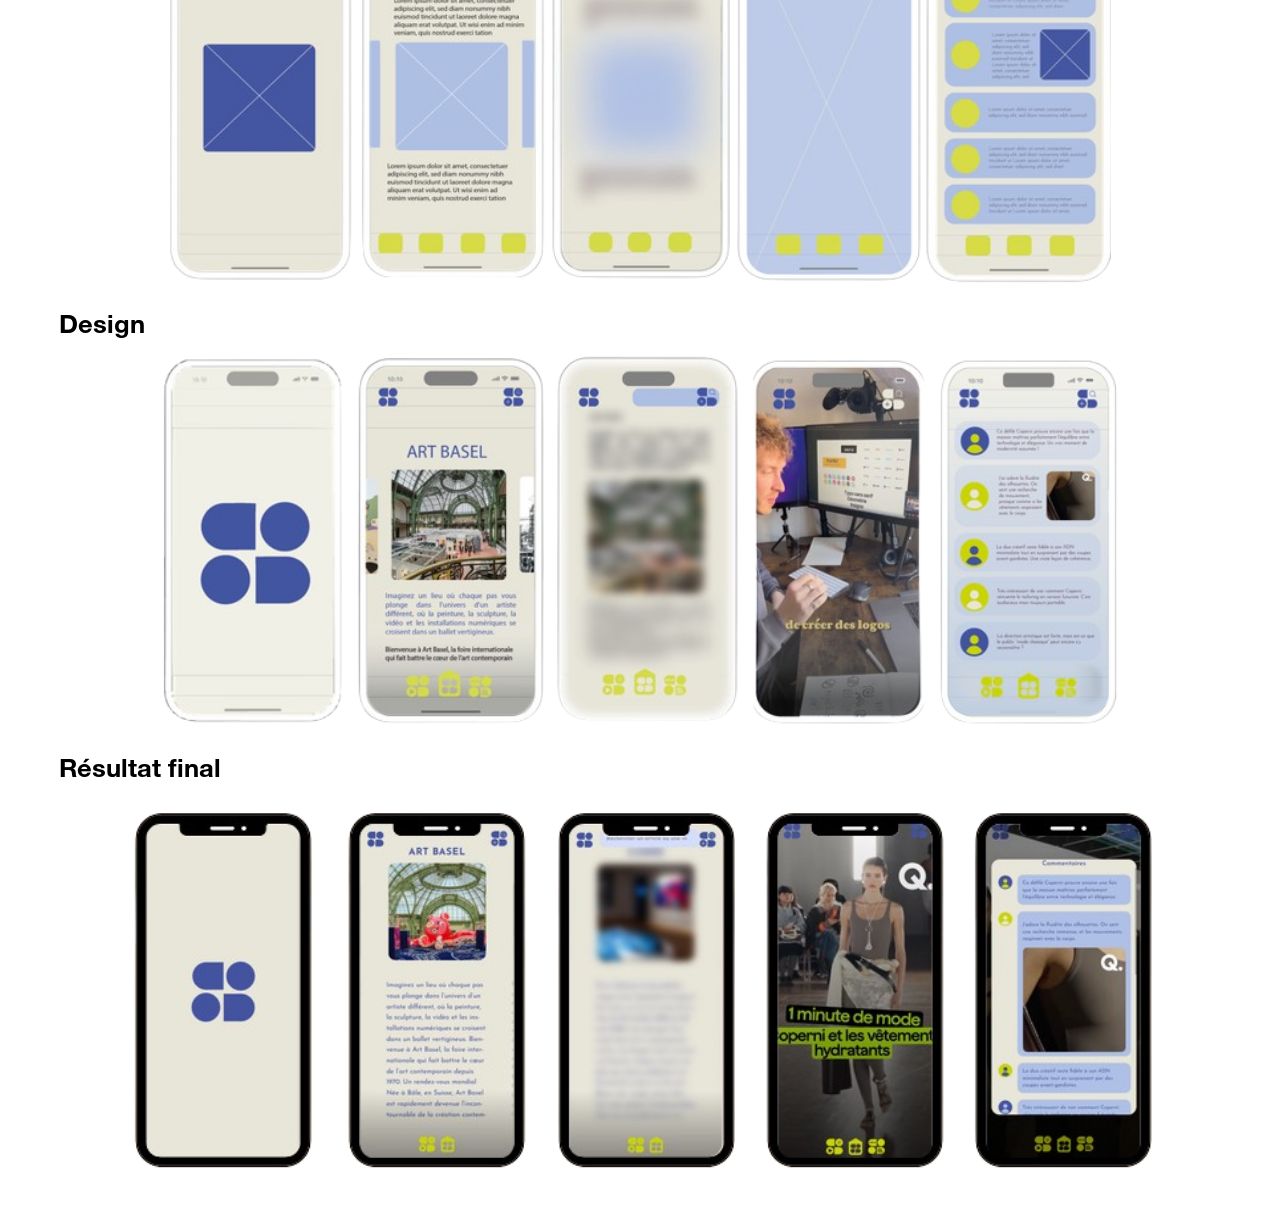
<file: projetstart.html>
<!DOCTYPE html>
<html lang="fr">
<head>
	<meta charset="utf-8">
	<meta name="viewport" content="width=device-width, initial-scale=1">
	<title>Projet Start application — Manon Lampe</title>
	<link rel="stylesheet" type="text/css" href="style.css">
</head>
<body class="home-page narration-project-page start-project-page">
	<header class="home-header">
		<a href="index.html" class="home-brand">Manon Lampe</a>
		<nav aria-label="Navigation principale">
			<a href="index.html">HOME</a>
			<a href="Epsaa.html">EPSAA</a>
			<a href="about.html">ABOUT</a>
		</nav>
	</header>

	<main class="narration-project-main">
		<section class="narration-project-intro" aria-labelledby="start-title">
			<h1 id="start-title">Start<br>application</h1>
			<p>
				Ce projet est un premier travail de design UI/UX qui porte sur la création de l’interface d’une application appelée START, qui permet de découvrir, chaque semaine, une sélection d’articles et d’expositions autour d’un thème spécifique. L’objectif était de concevoir une navigation rapide, intuitive et agréable, en s’inspirant des réseaux sociaux actuels.
			</p>
		</section>

		<section class="narration-project-gallery" aria-label="Écrans de l’application START">
			<h2 class="start-gallery-heading">Codage</h2>
			<figure class="start-gallery-home-screen">
				<img src="Images/ecran1part1start%20index.png" alt="Code HTML de la première page de l’application START">
			</figure>
			<figure class="start-gallery-slider-css">
				<img src="Images/exempleslidercss.png" alt="Code CSS du slider de l’application START">
			</figure>
			<figure class="start-gallery-slidejs">
				<img src="Images/slidejs.png" alt="Code JavaScript du slider de l’application START">
			</figure>
			<div class="start-gallery-side-by-side">
				<div class="start-gallery-column">
					<h2 class="start-gallery-heading">Zoning</h2>
					<figure class="start-gallery-zoning">
						<img src="Images/zoning.png" alt="Zoning de l’interface de l’application START">
					</figure>
				</div>
				<div class="start-gallery-column">
					<h2 class="start-gallery-heading">Arborescence</h2>
					<figure class="start-gallery-arborescence">
						<img src="Images/arborescence.png" alt="Arborescence de l’application START">
					</figure>
				</div>
			</div>
			<h2 class="start-gallery-heading">Wireframe</h2>
			<figure class="narration-project-scene start-gallery-wireframe">
				<img src="Images/wireframe.png" alt="Wireframe de l’application START">
			</figure>
			<h2 class="start-gallery-heading">Design</h2>
			<figure class="narration-project-scene start-gallery-design">
				<img src="Images/designapp.png" alt="Design des écrans de l’application START">
			</figure>
			<h2 class="start-gallery-heading">Résultat final</h2>
			<figure class="narration-project-scene start-gallery-final-result">
				<img src="Images/finalestartapp.png" alt="Présentation de plusieurs écrans de l’application START sur téléphone">
			</figure>
		</section>
	</main>
</body>
</html>
</file>
<file: style.css>
/* Déclaration des polices */
@font-face {
	font-family: 'Aujournuit-Regular';
	src: url('polices/Aujournuit-Regular.woff') format('woff'),
	     url('polices/Aujournuit-Regular.otf') format('opentype');
}

@font-face {
	font-family: 'Helvetica-Neue-LT-Pro-75-Bold';
	src: url('polices/Helvetica-Neue-LT-Pro-75-Bold.woff') format('woff'),
	     url('polices/Helvetica-Neue-LT-Pro-75-Bold.otf') format('opentype');
}

@font-face {
	font-family: 'HelveticaNeueLTPro-Md';
	src: url('polices/HelveticaNeueLTPro-Md.woff') format('woff'),
	     url('polices/HelveticaNeueLTPro-Md.otf') format('opentype');
}


/* Base du document */
* {
	box-sizing: border-box;
}

html {
	scroll-behavior: smooth;
}

body {
	margin: 0;
	background: #ffffff;
	font-family: 'HelveticaNeueLTPro-Md.woff', sans-serif;
	color: #000000;
}

/* Header */
header {
	display: flex;
	justify-content: space-between;
	align-items: center;
	padding: 10px 25px;
	background-color: #FFC7FE;
	border-bottom: 1px solid #dddddd;
}

header a {
	text-decoration: none;
	color: #000000;
	font-weight: bold;
}

/* Main & Typography */
main {
	padding: 20px 0;
}

.hero-section {
  display: flex;
  flex-direction:row;
  justify-content: center;
  align-items: center;
  box-sizing: border-box;
  padding: 40px 20px;
  gap: 40px; /* Espace entre l'image et le texte */
 min-height: 80vh; /* S'ajuste à l'écran sans trop forcer */
}

.hero-image {
  flex: 1;
  max-width: 300px;
}

.hero-image img {
  width: 100%;
  height: auto;
  border-radius: 16px; /* Coins arrondis du Figma */
  object-fit: cover;
}

h1 {
	color: black;
	font-size: clamp(2.5rem, 5.5vw, 6rem);
	font-weight: normal;
	text-align: right;
	font-family: 'Aujournuit-Regular', cursive, sans-serif;
	margin-top: 20px;
}

p.intro-text {
	line-height: 150%;
	text-align: justify;
	font-family: 'Helvetica-Neue-LT-Pro-75-Bold', cursive, sans-serif;
	font-size: clamp(0.9rem, 1.3vw, 1.25rem);
}

/* Bande rose défilante (Marquee) */
.marquee-container {
	width: 100%;
	overflow: hidden;
	background-color: #FFC7FE;
	padding: clamp(0.4rem, 0.8vw, 0.75rem) 0;
	margin: 30px 0 14px 0;
	white-space: nowrap;
	border-top: 1px solid #000;
	border-bottom: 1px solid #000;
}

.marquee-content {
	display: inline-block;
	white-space: nowrap;
	animation: scroll-marquee 15s linear infinite;
}

.marquee-content span {
	font-size: clamp(0.8rem, 1.15vw, 1.2rem);
	font-weight: bold;
	letter-spacing: 0.08em;
	padding-right: clamp(0.5rem, 0.8vw, 1rem);
}

@keyframes scroll-marquee {
	0% {
		transform: translateX(0%);
	}
	100% {
		transform: translateX(-50%);
	}
}


.project-card {
	width: 100%;
	margin-bottom: 14px;
}

.projects-section, .project-card {
  padding-left: 7px; 
  padding-right: 7px;
  box-sizing: border-box;
}
.project-link {
  display: block;
  text-decoration: none;
  overflow: hidden;
  border-radius: 16px; /* Coins arrondis*/
}

.projetlampe {
  width: 100%;
  border-radius: 16px;
  margin-top: 14px;
}

.projetlampe img, 
.project-card img {
  width: 100%;
  height: 500px; 
  object-fit: cover; 
  display: block;
  border-radius: 16px;
}



/* Footer */
footer {
	padding: 30px 25px;
	display: flex;
	gap: 20px;
	justify-content: center;
}

footer a {
	color: #000000;
}

/* Accueil */
.home-page {
	font-family: 'HelveticaNeueLTPro-Md', sans-serif;
}

.home-page .home-header {
	height: clamp(2.375rem, 4vw, 5rem);
	display: flex;
	justify-content: space-between;
	padding: 0 clamp(0.75rem, 1.5vw, 2rem);
	background: #ffc7fe;
	border: 0;
}

.home-brand {
	font-family: 'HelveticaNeueLTPro-Md', sans-serif;
	font-size: clamp(0.9rem, 1.6vw, 2rem);
	font-weight: normal;
}

.home-header nav {
	display: flex;
	align-items: center;
	gap: clamp(1rem, 3vw, 5rem);
}

.home-header nav a {
	font-size: clamp(0.8rem, 1.4vw, 1.75rem);
	font-weight: bold;
}

.home-header nav a[aria-current="page"] {
	text-decoration: none;
}

.home-main {
	padding: 0;
}

.home-hero {
	min-height: calc(100vh - clamp(2.375rem, 4vw, 5rem));
	width: 92%;
	display: grid;
	grid-template-columns: 38% minmax(0, 1fr);
	align-items: center;
	column-gap: 4%;
	margin: 0 auto;
	padding: 2.5% 0;
}

.home-portrait {
	width: 100%;
	height: auto;
	aspect-ratio: 0.9 / 1;
	justify-self: center;
	overflow: hidden;
	border-radius: 24px;
}

.home-portrait img {
	width: 100%;
	height: 100%;
	display: block;
	object-fit: cover;
}

.home-intro {
	padding-top: 2px;
}

.home-intro h1 {
	margin: 0 0 12px;
	font-family: 'Aujournuit-Regular', serif;
	font-size: clamp(3rem, 6.5vw, 14rem);
	line-height: 1;
	text-align: left;
}

.home-intro p {
	max-width: 70ch;
	margin: 1.5em 0 0;
	font-family: 'Helvetica-Neue-LT-Pro-75-Bold', sans-serif;
	font-size: clamp(0.875rem, 1.8vw, 3rem);
	line-height: 1.32;
}

.home-cta {
	width: fit-content;
	max-width: 100%;
	display: inline-flex;
	align-self: flex-start;
	align-items: center;
	justify-content: center;
	margin-top: 1.25em;
	padding: 0.55em 1.15em;
	border-radius: 50%;
	background: #ffc7fe;
	color: #000;
	font-family: 'Aujournuit-Regular', serif;
	font-size: clamp(1rem, 2vw, 3.5rem);
	line-height: 1.2;
	text-align: center;
	overflow-wrap: anywhere;
	text-decoration: none;
	transition: transform 180ms ease;
}

.home-cta:hover {
	transform: rotate(-3deg) scale(1.03);
}

.home-marquee {
	height: clamp(2.25rem, 4vw, 5rem);
	display: flex;
	align-items: center;
	overflow: hidden;
	background: #ffc7fe;
	white-space: nowrap;
}

.home-marquee-track {
	min-width: max-content;
	display: flex;
	width: max-content;
	animation: home-marquee-scroll 24s linear infinite;
}

.home-marquee-group {
	min-width: 100vw;
	flex: none;
	display: flex;
	align-items: center;
	justify-content: flex-start;
	gap: clamp(0.75rem, 2vw, 3rem);
	padding-right: clamp(0.75rem, 2vw, 3rem);
}

.home-marquee-group > span {
	display: inline-flex;
	align-items: center;
	gap: clamp(0.75rem, 2vw, 3rem);
	font-size: clamp(0.8rem, 1.7vw, 3.5rem);
	font-weight: bold;
}

.home-marquee-group > span > span {
	font-size: clamp(1rem, 2.2vw, 4rem);
}

@keyframes home-marquee-scroll {
	to {
		transform: translateX(-50%);
	}
}

.home-project {
	margin: clamp(12px, 1vw, 14px);
	overflow: hidden;
	border-radius: 16px;
}

.home-project a {
	display: block;
}

.home-project img {
	width: 100%;
	height: auto;
	aspect-ratio: 2.35 / 1;
	display: block;
	object-fit: cover;
}

.epsaa-urbex-project img {
	transform: scale(1.15);
}

.home-project-start {
	aspect-ratio: 2.35 / 1;
	background: #b2b0ae;
}

.home-project-start > a {
	height: 100%;
}

.home-project-start img {
	height: 100%;
	max-height: none;
	object-fit: contain;
}

.lamp-project-main {
	padding: 0;
	width: 92%;
	margin: 0 auto;
}

.lamp-project-intro {
	min-height: 0;
	display: grid;
	grid-template-columns: 1fr;
	gap: 28px;
	padding: 18px 12px 32px;
}

.lamp-project-intro h1 {
	margin: 0;
	font-family: 'Aujournuit-Regular', serif;
	font-size: clamp(3rem, 7.5vw, 12rem);
	line-height: 1;
	text-align: left;
}

.lamp-project-description {
	padding-top: 0;
	font-family: 'HelveticaNeueLTPro-Md', sans-serif;
	font-size: clamp(1rem, 1.8vw, 2.75rem);
	font-weight: 400;
	line-height: 1.3;
}

.lamp-project-description p {
	margin: 0;
	font-weight: 400;
}

.lamp-project-gallery {
	display: grid;
	grid-template-columns: repeat(4, minmax(0, 1fr));
	gap: 10px;
	padding: 0 11px 40px;
}

.lamp-project-gallery figure {
	grid-column: span 1;
	aspect-ratio: 1 / 1;
	min-width: 0;
	margin: 0;
	overflow: hidden;
	border-radius: 15px;
}

.lamp-project-gallery img {
	width: 100%;
	height: 100%;
	display: block;
	object-fit: cover;
}

.narration-project-main {
	padding: 0;
	width: 92%;
	margin: 0 auto;
}

.narration-project-intro {
	min-height: 0;
	display: grid;
	grid-template-columns: 36% minmax(0, 1fr);
	gap: 0;
	padding: 42px 15px 110px;
}

.narration-project-intro h1 {
	margin: 0;
	font-family: 'Aujournuit-Regular', serif;
	font-size: clamp(3rem, 7.5vw, 12rem);
	font-weight: normal;
	line-height: 0.9;
	text-align: left;
}

.narration-project-intro p {
	margin: 12px 0 0;
	font-family: 'HelveticaNeueLTPro-Md', sans-serif;
	font-size: clamp(1rem, 1.8vw, 2.75rem);
	font-weight: 400;
	line-height: 1.3;
}

.narration-project-page .narration-project-intro p,
.lamp-project-page .lamp-project-description,
.lamp-project-page .lamp-project-description p {
	font-family: 'HelveticaNeueLTPro-Md', sans-serif;
	font-weight: 400;
}

.narration-project-gallery {
	display: grid;
	grid-template-columns: repeat(3, minmax(0, 1fr));
	gap: 18px;
	padding: 0 8px 40px;
}

.narration-project-gallery figure {
	aspect-ratio: 1 / 1;
	min-width: 0;
	margin: 0;
	overflow: hidden;
	border-radius: 48px;
	background: #e2dfe0;
}

.narration-project-gallery img {
	width: 100%;
	height: 100%;
	display: block;
	object-fit: cover;
}

.narration-project-gallery .narration-project-scene {
	grid-column: 1 / -1;
	aspect-ratio: 1.86 / 1;
	margin-top: 0;
}

.narration-project-gallery .narration-project-scene img {
	object-position: center;
}

.start-project-page .narration-project-gallery figure:not(.narration-project-scene) img {
	object-fit: contain;
}

.start-project-page .narration-project-intro {
	gap: 28px;
}

.start-project-page .start-gallery-heading {
	grid-column: 1 / -1;
	margin: 8px 0 -8px;
	font-family: 'Helvetica-Neue-LT-Pro-75-Bold', sans-serif;
	font-size: clamp(1.2rem, 2vw, 3rem);
	font-weight: bold;
	line-height: 1.1;
	text-align: left;
	justify-self: stretch;
}

.start-project-page .narration-project-gallery .start-gallery-side-by-side {
	grid-column: 1 / -1;
	display: grid;
	grid-template-columns: repeat(2, minmax(0, 1fr));
	gap: 18px;
}

.start-project-page .start-gallery-column {
	min-width: 0;
}

.start-project-page .start-gallery-column .start-gallery-heading {
	margin: 0 0 10px;
}

.start-project-page .narration-project-gallery .start-gallery-column figure {
	width: 100%;
}

.start-project-page .narration-project-gallery figure.start-gallery-slidejs {
	background: #f5f5f5;
}

.start-project-page .narration-project-gallery figure.start-gallery-zoning,
.start-project-page .narration-project-gallery figure.start-gallery-arborescence,
.start-project-page .narration-project-gallery figure.start-gallery-wireframe,
.start-project-page .narration-project-gallery figure.start-gallery-design {
	background: #ffffff;
}

.start-project-page .narration-project-gallery figure.start-gallery-slider-css,
.start-project-page .narration-project-gallery figure.start-gallery-home-screen {
	background: #303841;
}

.start-project-page .narration-project-gallery figure.start-gallery-final-result {
	background: #ffffff;
	transform: translateX(-14px);
}

.start-project-page .narration-project-gallery figure.start-gallery-final-result img {
	object-fit: contain;
}

.start-project-page .narration-project-gallery .narration-project-scene {
	aspect-ratio: 3.06 / 1;
}

.project-3d-page .narration-project-gallery .project-3d-image {
	aspect-ratio: 1.46 / 1;
}

.project-3d-page .narration-project-gallery .project-3d-image img {
	object-fit: contain;
}

.project-3d-page .narration-project-intro {
	grid-template-columns: 1fr;
	gap: 28px;
}

.sound-project-page .narration-project-intro {
	grid-template-columns: 1fr;
	gap: 28px;
	padding-bottom: 60px;
}

.sound-project-page .sound-project-player {
	padding: 0 15px 32px;
}

.sound-project-page .sound-project-player audio {
	display: block;
	width: 100%;
	max-width: 760px;
	margin: 0 auto;
}

.sound-project-page .narration-project-gallery {
	grid-template-columns: 1fr;
	gap: 24px;
	padding-right: 15px;
	padding-left: 15px;
}

.sound-project-page .sound-project-process {
	display: grid;
	grid-template-columns: repeat(2, minmax(0, 1fr));
	gap: 18px;
	width: 100%;
}

.sound-project-page .sound-project-process figure {
	aspect-ratio: 1 / 1;
	width: 100%;
	margin: 0;
}

.sound-project-page .narration-project-gallery figure {
	aspect-ratio: auto;
	max-width: 760px;
	margin: 0 auto;
}

.sound-project-page .sound-project-process figure {
	max-width: none;
}

.sound-project-page .narration-project-gallery .sound-project-scene {
	width: 100%;
	max-width: none;
	aspect-ratio: 1.86 / 1;
	margin: 0;
}

.sound-project-page .narration-project-gallery img {
	height: auto;
	object-fit: contain;
}

.sound-project-page .sound-project-process img {
	height: 100%;
	object-fit: cover;
}

.sound-project-page .narration-project-gallery .sound-project-scene img {
	height: 100%;
	object-fit: cover;
	object-position: center;
}

.interactive-project-page .narration-project-intro {
	grid-template-columns: 1fr;
	gap: 44px;
	padding-bottom: 60px;
}

.interactive-project-page .narration-project-intro h1 {
	display: flex;
	gap: 0.22em;
}

.interactive-project-assets {
	display: grid;
	grid-template-columns: repeat(2, minmax(0, 1fr));
	align-items: end;
	gap: 24px;
	width: 100%;
	margin: -28px auto 28px;
	padding: 0 15px;
}

.interactive-project-capture,
.interactive-project-brief figure {
	width: 100%;
	min-width: 0;
	margin: 0;
	overflow: hidden;
	border-radius: 48px;
}

.interactive-project-capture {
	aspect-ratio: 1 / 1;
}

.interactive-project-capture img {
	width: 100%;
	height: 100%;
	display: block;
	object-fit: cover;
	object-position: left center;
}

.interactive-project-brief h2 {
	margin: 0 0 12px;
	font-family: 'Helvetica-Neue-LT-Pro-75-Bold', sans-serif;
	font-size: clamp(1.2rem, 2vw, 3rem);
	font-weight: bold;
	line-height: 1.1;
}

.interactive-project-brief figure {
	aspect-ratio: 1 / 1;
	background: #17151b;
	background-image: repeating-linear-gradient(
		0deg,
		transparent 0 24px,
		rgba(255, 255, 255, 0.045) 24px 25px
	);
}

.interactive-project-brief img {
	width: 100%;
	height: 100%;
	display: block;
	object-fit: contain;
}

.interactive-project-page .narration-project-gallery {
	grid-template-columns: 1fr;
	gap: 24px;
	padding-right: 15px;
	padding-left: 15px;
}

.interactive-project-item {
	display: grid;
	width: 100%;
	min-width: 0;
	grid-template-columns: minmax(0, 1fr);
}

.interactive-project-page .narration-project-gallery .interactive-project-poster,
.interactive-project-page .narration-project-gallery .interactive-project-scene {
	width: 100%;
	max-width: none;
	aspect-ratio: 1.86 / 1;
	margin: 0;
	grid-area: 1 / 1;
	overflow: hidden;
	border-radius: 48px;
}

.interactive-project-poster {
	z-index: 1;
}

.interactive-project-poster picture {
	width: 100%;
	height: 100%;
	display: block;
}

.interactive-project-poster img {
	width: 100%;
	height: 100%;
	display: block;
	object-fit: cover;
}

.interactive-project-video {
	display: none;
	width: 100%;
	height: 100%;
	object-fit: cover;
	cursor: pointer;
}

.interactive-project-page .narration-project-gallery .interactive-project-scene {
	display: none;
}

.interactive-project-item.is-playing .interactive-project-poster {
	display: none;
}

.interactive-project-item.is-playing .interactive-project-scene,
.interactive-project-item.is-playing .interactive-project-video {
	display: block;
}

.interactive-project-video:focus-visible {
	outline: 3px solid #f08cbd;
	outline-offset: 4px;
}

.project-3d-page .project-status {
	font-family: 'Helvetica-Neue-LT-Pro-75-Bold', sans-serif;
	font-size: 0.2em;
	font-weight: bold;
	vertical-align: middle;
}

.project-3d-animation {
	margin: 14px 8px 40px;
	font-family: 'HelveticaNeueLTPro-Md', sans-serif;
	font-size: clamp(1rem, 1.8vw, 2.75rem);
	font-weight: 400;
}

.start-project-page .narration-project-gallery .start-gallery-wireframe img,
.start-project-page .narration-project-gallery .start-gallery-design img {
	object-fit: contain;
}

.epsaa-photobooth-project {
	position: relative;
}

.epsaa-photobooth-project picture {
	position: relative;
	z-index: 1;
	display: block;
}

.epsaa-photobooth-video {
	display: none;
	position: absolute;
	inset: 0;
	z-index: 2;
	width: 100%;
	height: 100%;
	object-fit: fill;
}

.epsaa-photobooth-project.is-playing .epsaa-photobooth-video {
	display: block;
}

.about-main {
	min-height: calc(100vh - clamp(2.375rem, 4vw, 5rem));
	padding: clamp(6rem, 14vh, 12rem) 16px 60px;
}

.about-contact {
	display: flex;
	flex-direction: column;
	align-items: center;
	text-align: center;
}

.about-portrait {
	width: clamp(140px, 14vw, 280px);
	height: auto;
	aspect-ratio: 0.9 / 1;
	display: block;
	border-radius: 20px;
	object-fit: cover;
}

.about-contact h1 {
	margin: 14px 0 15px;
	font-family: 'Aujournuit-Regular', serif;
	font-size: clamp(3rem, 6vw, 12rem);
	font-weight: normal;
	line-height: 1.1;
	text-align: center;
}

.about-details {
	display: flex;
	flex-direction: column;
	font-family: 'Helvetica-Neue-LT-Pro-75-Bold', sans-serif;
	font-size: clamp(0.875rem, 1.5vw, 2rem);
	font-style: normal;
	line-height: 1.2;
}

.about-details a {
	color: inherit;
	text-decoration: none;
}

.about-cv {
	margin-top: 17px;
	color: #000;
	font-family: 'HelveticaNeueLTPro-Md', sans-serif;
	font-size: clamp(0.875rem, 1.5vw, 2rem);
	text-decoration: underline;
}

@media (min-width: 901px) {
	.home-intro {
		min-height: 62vh;
		display: flex;
		flex-direction: column;
		justify-content: center;
		gap: clamp(1.5rem, 4vh, 4rem);
	}

	.home-intro h1,
	.home-intro p,
	.home-cta {
		margin: 0;
	}
}

@media (max-width: 900px) {
	.home-page .home-header {
		height: 46px;
		padding: 0 12px;
	}

	.home-brand {
		font-size: clamp(0.9rem, 4vw, 1.3rem);
	}

	.home-header nav {
		gap: clamp(0.5rem, 2vw, 0.75rem);
	}

	.home-header nav a {
		font-size: clamp(0.7rem, 3vw, 1rem);
	}

	.home-hero {
		min-height: calc(100vh - 46px);
		width: 100%;
		grid-template-columns: 1fr;
		gap: 24px;
		padding: 22px 14px 28px;
	}

	.home-portrait {
		width: min(100%, 75vw);
		height: auto;
		aspect-ratio: 0.9 / 1;
		justify-self: center;
	}

	.home-intro {
		display: flex;
		flex-direction: column;
		gap: clamp(1.25rem, 4vw, 2rem);
	}

	.home-intro h1 {
		margin: 0;
		font-size: clamp(2.75rem, 11vw, 4.375rem);
	}

	.home-intro p {
		margin: 0;
		font-size: clamp(0.875rem, 2vw, 1.05rem);
	}

	.home-cta {
		margin: 0;
		font-size: clamp(0.95rem, 3vw, 1.1rem);
	}

	.home-marquee {
		height: clamp(2.25rem, 8vw, 3.5rem);
	}

	.home-marquee-group > span {
		gap: clamp(0.55rem, 2.5vw, 1.4rem);
		font-size: clamp(0.75rem, 3vw, 1.4rem);
	}

	.home-marquee-group > span > span {
		font-size: clamp(0.95rem, 3.8vw, 1.7rem);
	}

	.about-main {
		min-height: calc(100vh - 46px);
		padding-top: clamp(5rem, 14vh, 8rem);
	}

	.about-portrait {
		width: 132px;
	}

	.about-contact h1 {
		font-size: clamp(2.75rem, 9vw, 3.625rem);
	}

	.lamp-project-intro {
		min-height: 0;
		grid-template-columns: 1fr;
		gap: 16px;
		padding: 22px 14px 28px;
	}

	.lamp-project-intro h1 {
		font-size: clamp(2.75rem, 11vw, 4.25rem);
	}

	.lamp-project-description {
		padding-top: 0;
		font-size: clamp(0.95rem, 3.8vw, 1.1rem);
	}

	.lamp-project-gallery {
		grid-template-columns: repeat(2, minmax(0, 1fr));
		gap: 8px;
		padding: 0 10px 28px;
	}

	.lamp-project-gallery figure {
		grid-column: span 1;
		aspect-ratio: 1 / 1;
	}

	.narration-project-intro {
		min-height: 0;
		grid-template-columns: 1fr;
		gap: 8px;
		padding: 26px 14px 70px;
	}

	.narration-project-intro h1 {
		font-size: clamp(2.75rem, 11vw, 4.25rem);
	}

	.narration-project-intro p {
		margin-top: 0;
		font-size: clamp(0.875rem, 3.6vw, 1rem);
		line-height: 1.3;
	}

	.narration-graphic-project-page .narration-project-intro p {
		margin-top: 12px;
	}

	.narration-project-gallery {
		grid-template-columns: 1fr;
		gap: 10px;
		justify-items: center;
		padding: 0 14px 28px;
	}

	.narration-project-gallery figure {
		width: 100%;
		border-radius: 28px;
	}

	.narration-project-gallery .narration-project-scene {
		grid-column: auto;
		aspect-ratio: 1 / 1;
		margin-top: 0;
	}

	.start-project-page .narration-project-gallery .narration-project-scene {
		aspect-ratio: 3.06 / 1;
	}

	.project-3d-page .narration-project-gallery .project-3d-image {
		aspect-ratio: 1.46 / 1;
	}

	.project-3d-page .narration-project-intro {
		grid-template-columns: 1fr;
		gap: 16px;
	}

	.sound-project-page .narration-project-intro {
		gap: 16px;
		padding-bottom: 40px;
	}

	.sound-project-page .narration-project-intro h1 {
		display: block;
		font-size: clamp(2.625rem, 10vw, 4.25rem);
	}

	.sound-project-page .narration-project-gallery {
		gap: 10px;
		padding-right: 14px;
		padding-left: 14px;
	}

	.sound-project-page .sound-project-player {
		padding: 0 14px 22px;
	}

	.sound-project-page .sound-project-process {
		grid-template-columns: 1fr;
		gap: 10px;
	}

	.sound-project-page .narration-project-gallery .sound-project-scene {
		aspect-ratio: 1 / 1;
	}

	.interactive-project-page .narration-project-intro {
		gap: 24px;
		padding-bottom: 40px;
	}

	.interactive-project-page .narration-project-intro h1 {
		display: block;
		font-size: clamp(2.625rem, 10vw, 4.25rem);
	}

	.interactive-project-assets {
		grid-template-columns: 1fr;
		gap: 18px;
		margin: -20px auto 18px;
		padding: 0 14px;
	}

	.interactive-project-capture {
		width: 100%;
		border-radius: 28px;
	}

	.interactive-project-brief h2 {
		margin-bottom: 8px;
		font-size: clamp(1.1rem, 4.5vw, 1.35rem);
	}

	.interactive-project-brief figure {
		border-radius: 28px;
	}

	.interactive-project-page .narration-project-gallery {
		gap: 10px;
		padding-right: 14px;
		padding-left: 14px;
	}

	.interactive-project-item {
		grid-template-columns: 1fr;
	}

	.interactive-project-page .narration-project-gallery .interactive-project-poster,
	.interactive-project-page .narration-project-gallery .interactive-project-scene {
		height: 78vw;
		max-height: 390px;
		aspect-ratio: auto;
		border-radius: 28px;
		grid-area: 1 / 1;
	}

	.interactive-project-page .narration-project-gallery .interactive-project-scene {
		background: #000;
	}

	.interactive-project-page .interactive-project-poster img,
	.interactive-project-page .interactive-project-video {
		border-radius: 28px;
	}

	.interactive-project-page .interactive-project-video {
		object-fit: contain;
	}

	.project-3d-page .project-status {
		font-size: 0.24em;
	}

	.start-project-page .start-gallery-heading {
		margin: 8px 0 -4px;
		font-size: clamp(1.1rem, 4.5vw, 1.35rem);
	}

	.start-project-page .narration-project-gallery figure.start-gallery-final-result {
		transform: none;
	}

	.start-project-page .narration-project-gallery .start-gallery-side-by-side {
		grid-template-columns: 1fr;
		gap: 10px;
	}

	.start-project-page .start-gallery-column .start-gallery-heading {
		margin: 8px 0 -4px;
	}

	.home-project img {
		height: 78vw;
		max-height: 390px;
	}

	.home-project-start {
		height: 78vw;
		max-height: 390px;
		aspect-ratio: auto;
	}

	.home-project-start img {
		height: 100%;
		max-height: none;
		object-fit: contain;
	}

	.lamp-project-main,
	.narration-project-main {
		width: 100%;
	}
}

@media (prefers-reduced-motion: reduce) {
	html {
		scroll-behavior: auto;
	}

	.home-marquee-track {
		animation: none;
	}

	.home-cta {
		transition: none;
	}
}
</file>
